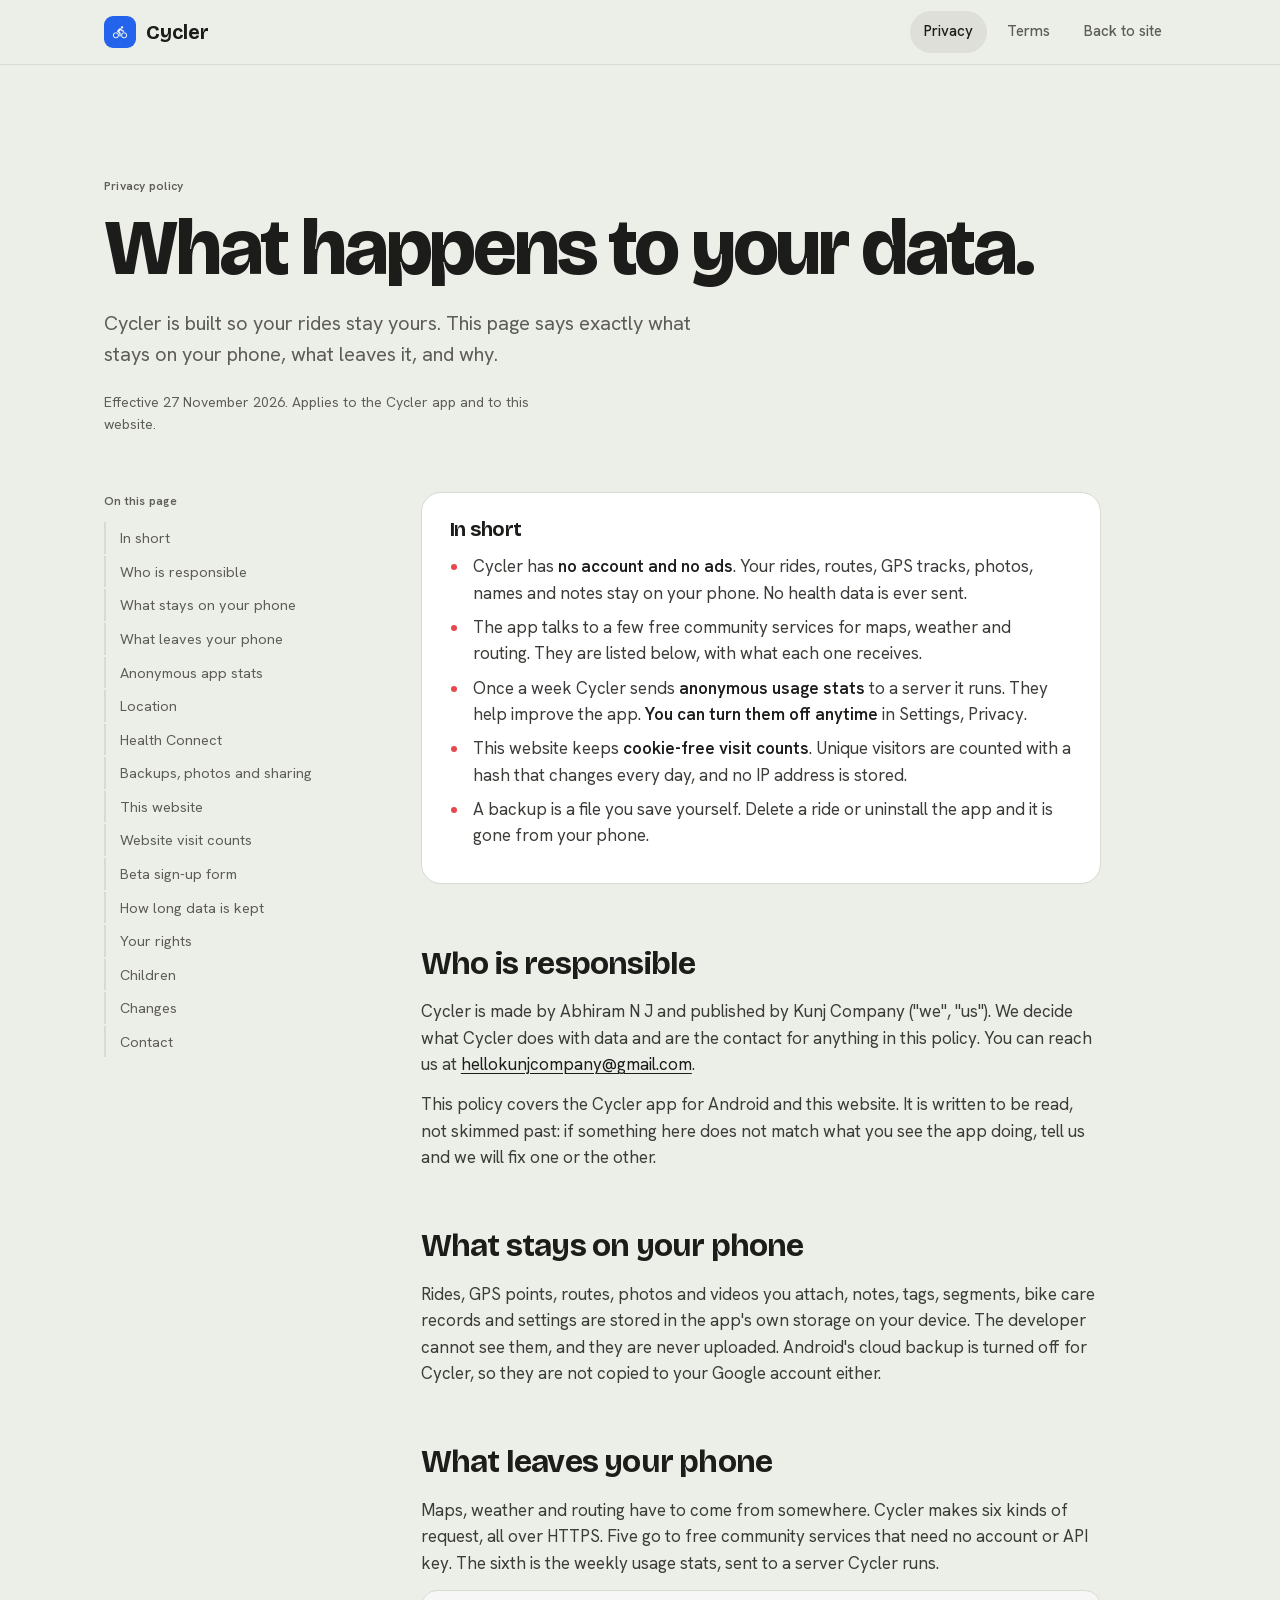
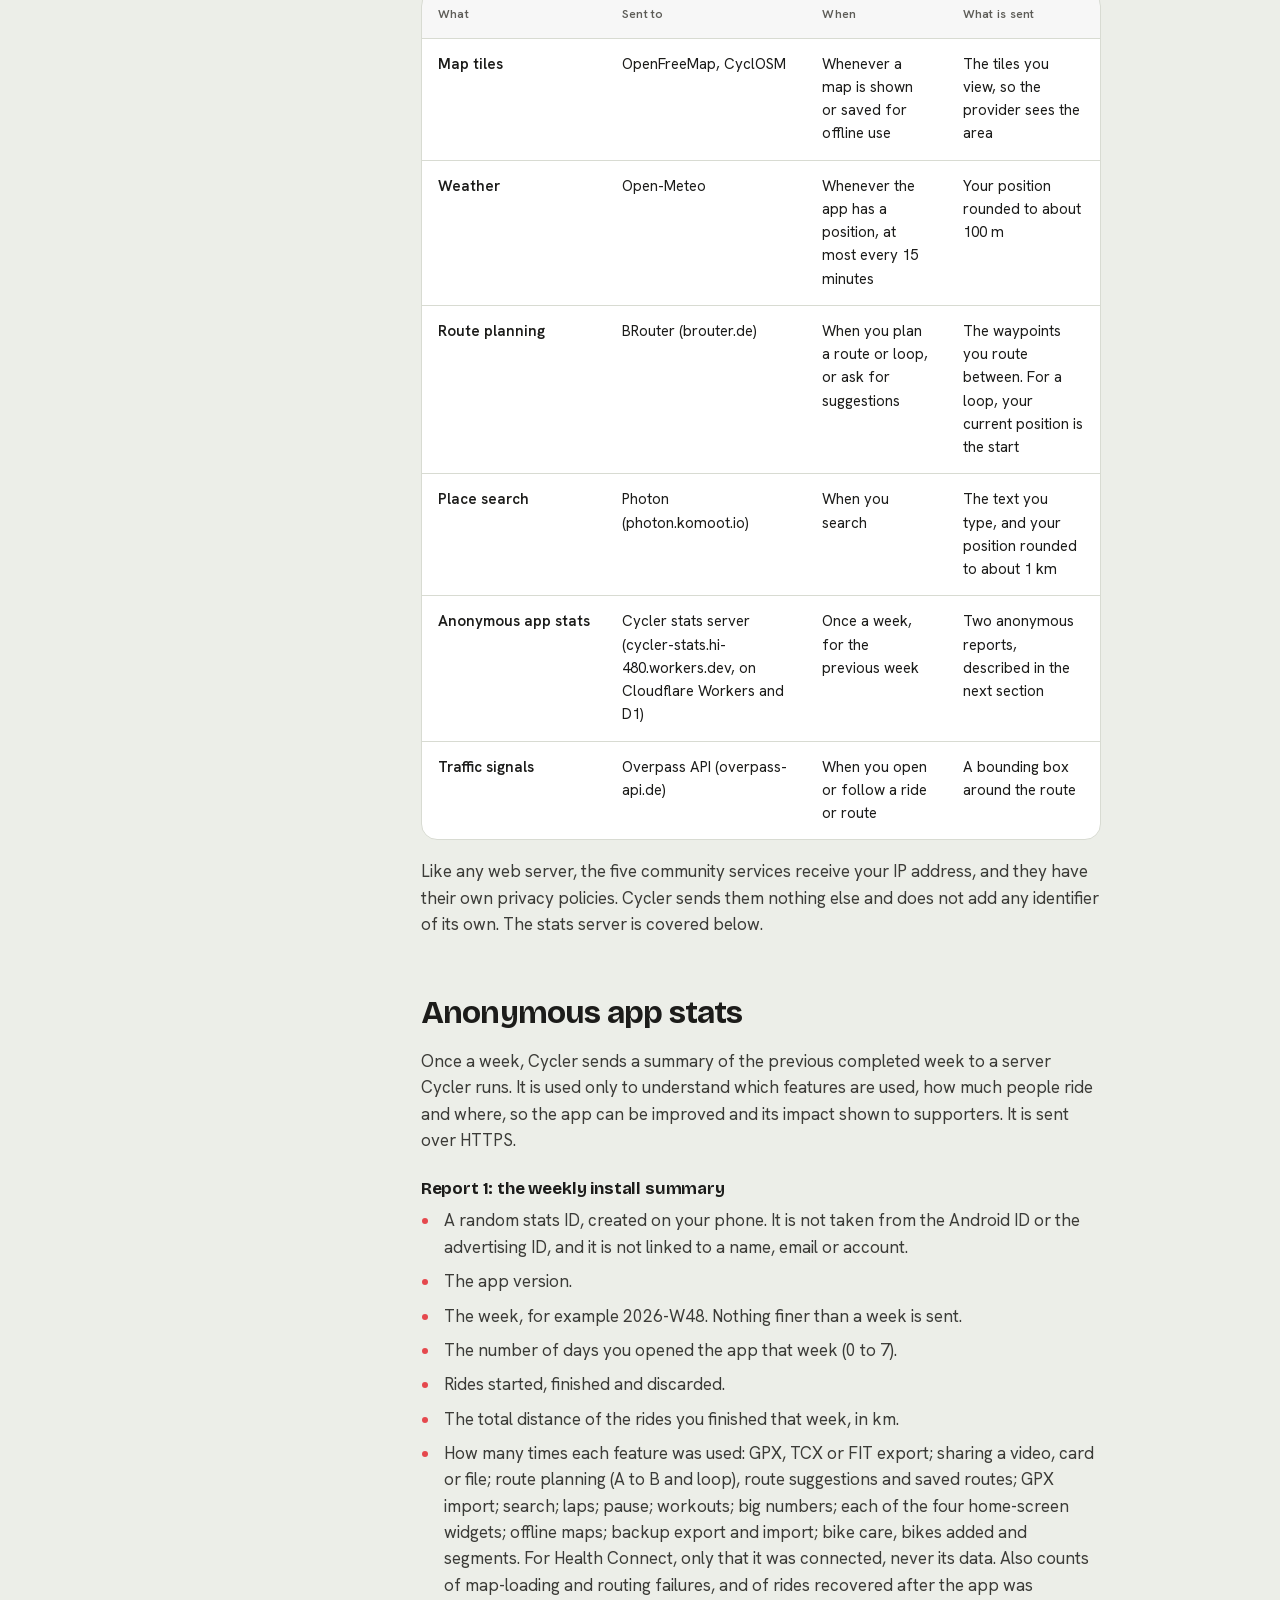
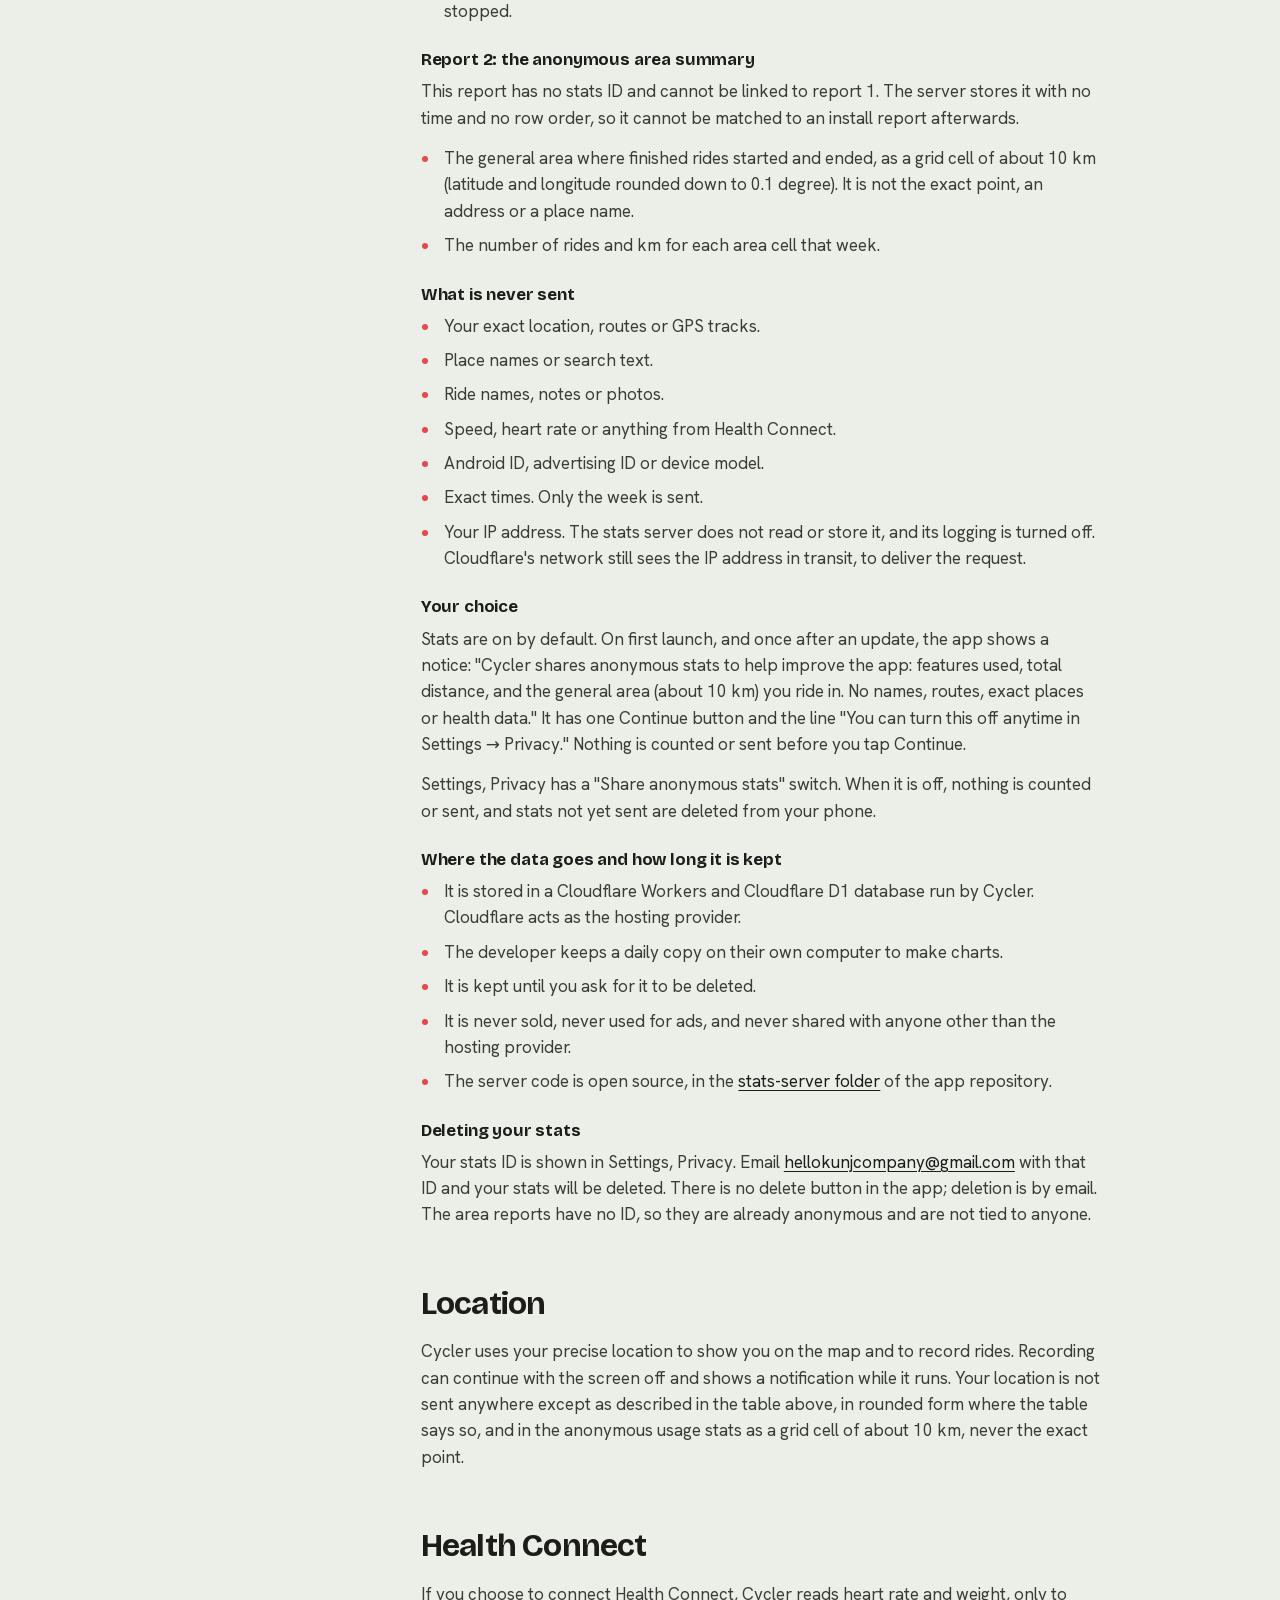
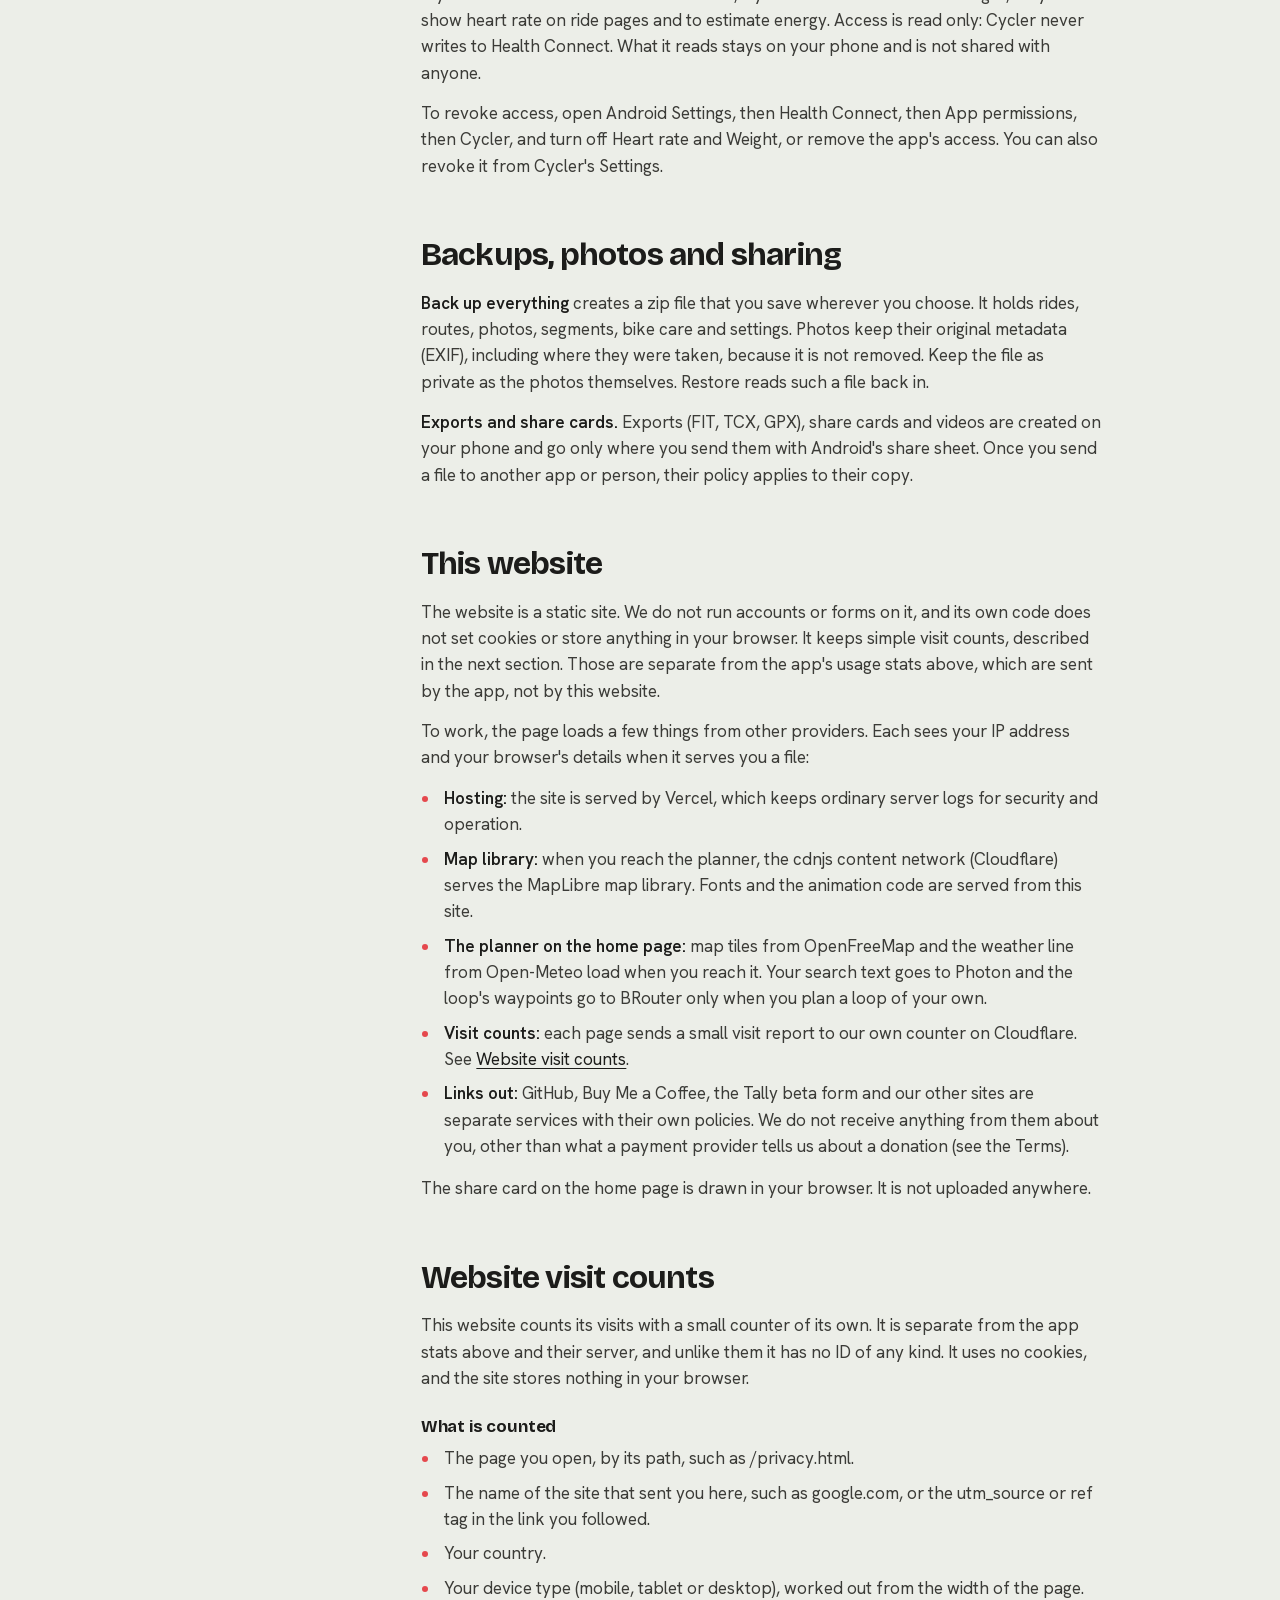
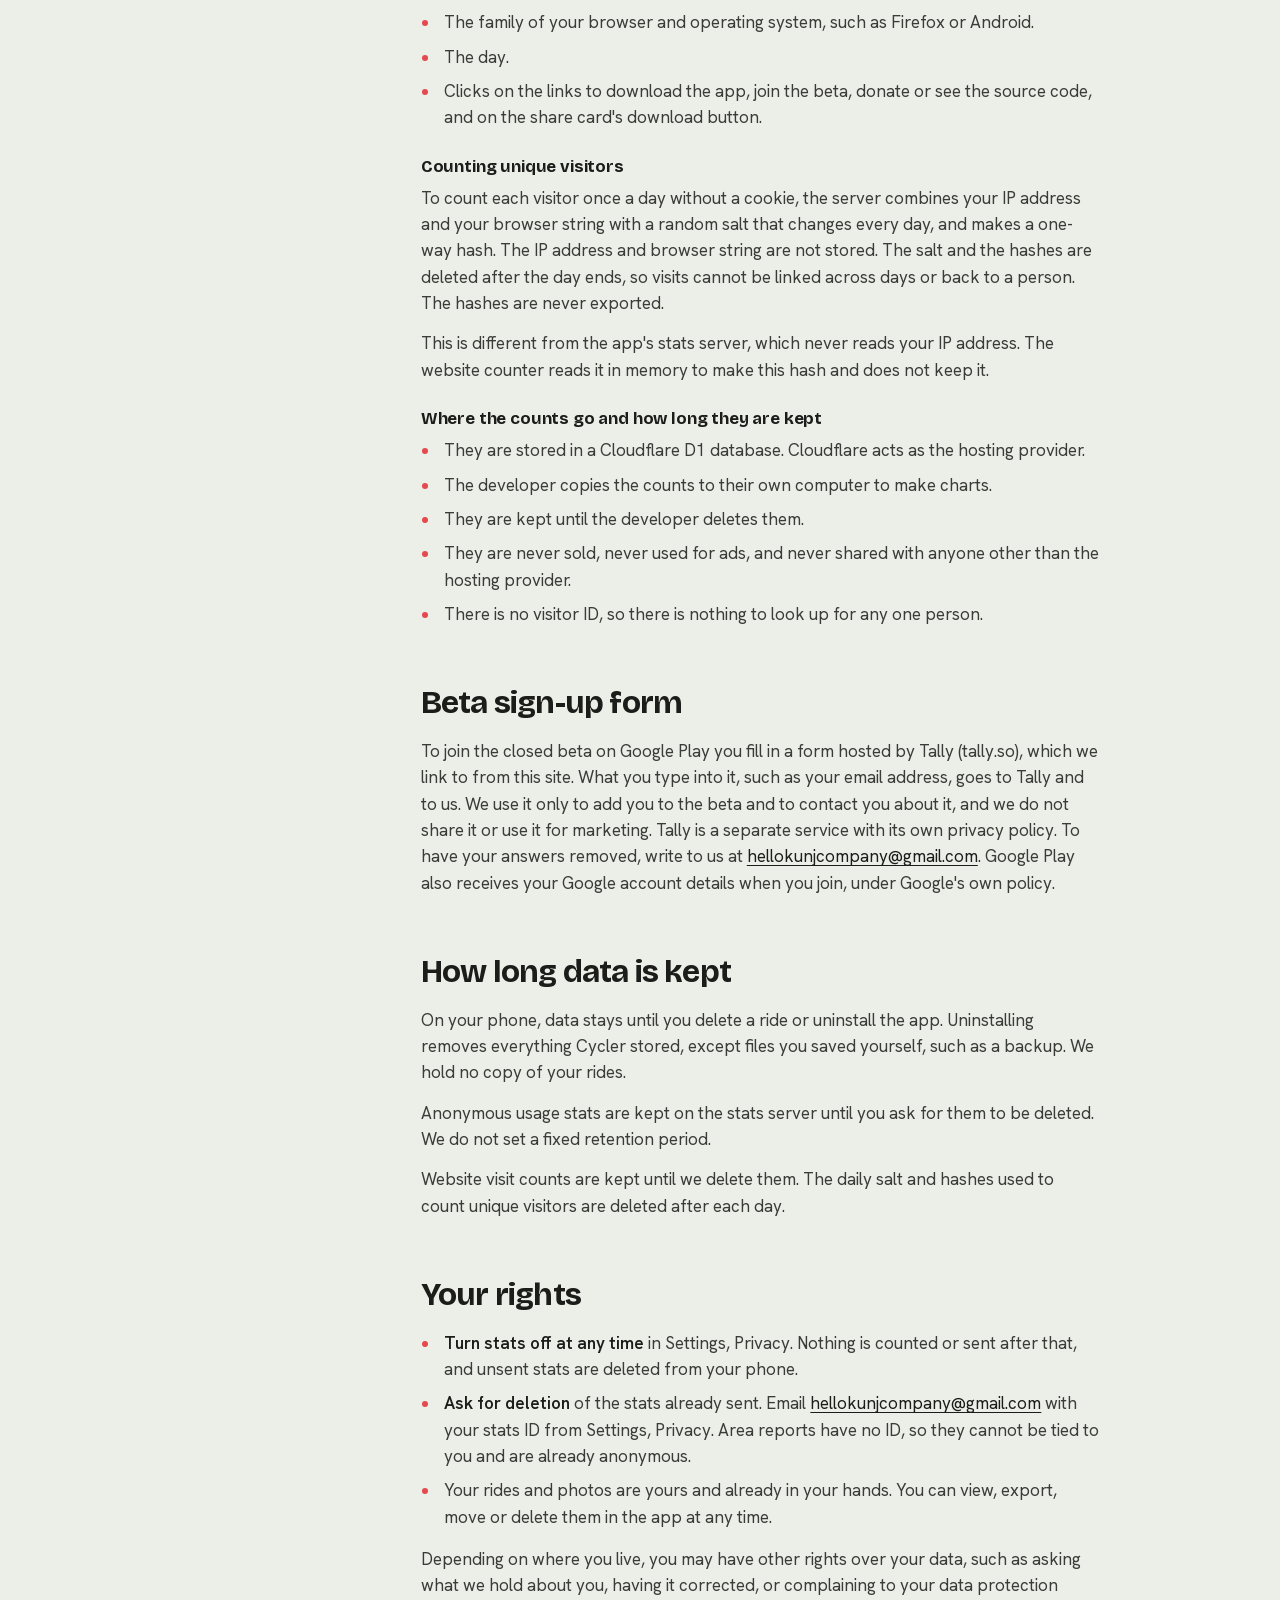
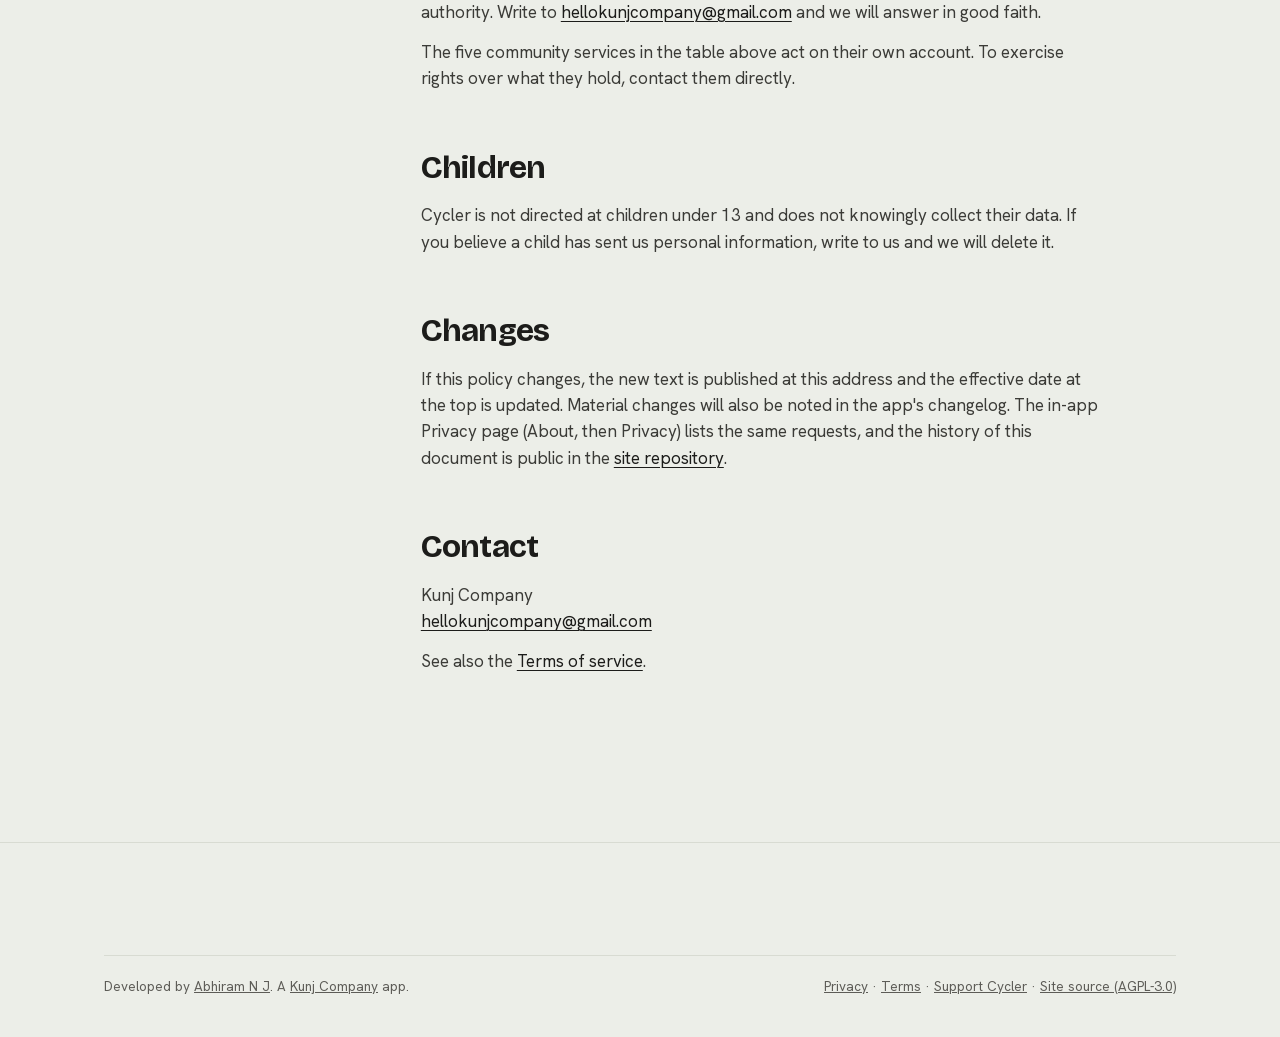
<file: privacy.html>
<!DOCTYPE html>
<html lang="en">
<head>
<meta charset="utf-8">
<meta name="viewport" content="width=device-width, initial-scale=1">
<title>Privacy policy | Cycler</title>
<meta name="description" content="What Cycler does with your data: rides stay on your phone, no account, no ads, a short list of map and weather requests, and anonymous weekly usage stats you can turn off.">
<link rel="canonical" href="https://cycler.kunj.company/privacy.html">
<meta name="robots" content="index, follow">
<meta name="author" content="Abhiram N J">
<meta name="color-scheme" content="light">
<meta name="theme-color" content="#ECEEE8">
<meta property="og:type" content="article">
<meta property="og:site_name" content="Cycler">
<meta property="og:locale" content="en_IN">
<meta property="og:title" content="Privacy policy | Cycler">
<meta property="og:description" content="What Cycler does with your data: rides stay on your phone, no account, no ads, a short list of map and weather requests, and anonymous weekly usage stats you can turn off.">
<meta property="og:url" content="https://cycler.kunj.company/privacy.html">
<meta property="og:image" content="https://cycler.kunj.company/img/og.jpg">
<meta property="og:image:width" content="1200">
<meta property="og:image:height" content="630">
<meta name="twitter:card" content="summary_large_image">
<meta name="twitter:title" content="Privacy policy | Cycler">
<meta name="twitter:description" content="What Cycler does with your data: rides stay on your phone, no account, no ads, a short list of map and weather requests, and anonymous weekly usage stats you can turn off.">
<meta name="twitter:image" content="https://cycler.kunj.company/img/og.jpg">
<script type="application/ld+json">
{"@context":"https://schema.org","@type":"WebPage","name":"Privacy policy | Cycler","url":"https://cycler.kunj.company/privacy.html","description":"What Cycler does with your data: rides stay on your phone, no account, no ads, a short list of map and weather requests, and anonymous weekly usage stats you can turn off.","inLanguage":"en","datePublished":"2026-11-26","dateModified":"2026-11-27","isPartOf":{"@type":"WebSite","name":"Cycler","url":"https://cycler.kunj.company/"},"publisher":{"@type":"Organization","name":"Kunj Company","url":"https://kunj.company"},"breadcrumb":{"@type":"BreadcrumbList","itemListElement":[{"@type":"ListItem","position":1,"name":"Cycler","item":"https://cycler.kunj.company/"},{"@type":"ListItem","position":2,"name":"Privacy policy | Cycler","item":"https://cycler.kunj.company/privacy.html"}]}}
</script>
<link rel="icon" type="image/png" sizes="32x32" href="img/favicon-32.png">
<link rel="apple-touch-icon" href="img/apple-touch-icon.png">
<link rel="preload" href="fonts/bricolage-grotesque-latin.woff2" as="font" type="font/woff2" crossorigin>
<link rel="preload" href="fonts/hanken-grotesk-latin.woff2" as="font" type="font/woff2" crossorigin>
<link rel="stylesheet" href="css/fonts.css">
<link rel="stylesheet" href="css/styles.css">
<link rel="stylesheet" href="css/legal.css">
<script defer src="js/stats.js"></script>
</head>
<body class="legal">
<a class="skip" href="#main">Skip to content</a>
<header class="lg-bar">
  <div class="wrap">
    <a class="brand home" href="./" aria-label="Cycler, home"><img src="img/logo.webp" alt="" width="32" height="32"><span>Cycler</span></a>
    <nav aria-label="Legal">
      <a href="privacy.html" aria-current="page">Privacy</a>
      <a href="terms.html">Terms</a>
      <a class="back" href="./">Back to site</a>
    </nav>
  </div>
</header>
<main id="main">
  <div class="wrap">
    <div class="lg-head">
      <p class="label">Privacy policy</p>
      <h1 style="margin-top:14px">What happens to your data.</h1>
      <p class="lede">Cycler is built so your rides stay yours. This page says exactly what stays on your phone, what leaves it, and why.</p>
      <p class="meta">Effective 27 November 2026. Applies to the Cycler app and to this website.</p>
    </div>
    <div class="lg-grid">
      <nav class="lg-toc" aria-label="On this page"><p class="label">On this page</p><a href="#summary">In short</a><a href="#who">Who is responsible</a><a href="#phone">What stays on your phone</a><a href="#network">What leaves your phone</a><a href="#stats">Anonymous app stats</a><a href="#location">Location</a><a href="#health">Health Connect</a><a href="#backups">Backups, photos and sharing</a><a href="#website">This website</a><a href="#webstats">Website visit counts</a><a href="#beta">Beta sign-up form</a><a href="#keep">How long data is kept</a><a href="#rights">Your rights</a><a href="#children">Children</a><a href="#changes">Changes</a><a href="#contact">Contact</a></nav>
      <div class="lg-body">

<div class="lg-summary" id="summary">
  <h2>In short</h2>
  <ul>
    <li>Cycler has <strong>no account and no ads</strong>. Your rides, routes, GPS tracks, photos, names and notes stay on your phone. No health data is ever sent.</li>
    <li>The app talks to a few free community services for maps, weather and routing. They are listed below, with what each one receives.</li>
    <li>Once a week Cycler sends <strong>anonymous usage stats</strong> to a server it runs. They help improve the app. <strong>You can turn them off anytime</strong> in Settings, Privacy.</li>
    <li>This website keeps <strong>cookie-free visit counts</strong>. Unique visitors are counted with a hash that changes every day, and no IP address is stored.</li>
    <li>A backup is a file you save yourself. Delete a ride or uninstall the app and it is gone from your phone.</li>
  </ul>
</div>

<section id="who">
  <h2>Who is responsible</h2>
  <p>Cycler is made by Abhiram N J and published by Kunj Company ("we", "us"). We decide what Cycler does with data and are the contact for anything in this policy. You can reach us at <a href="mailto:hellokunjcompany@gmail.com">hellokunjcompany@gmail.com</a>.</p>
  <p>This policy covers the Cycler app for Android and this website. It is written to be read, not skimmed past: if something here does not match what you see the app doing, tell us and we will fix one or the other.</p>
</section>

<section id="phone">
  <h2>What stays on your phone</h2>
  <p>Rides, GPS points, routes, photos and videos you attach, notes, tags, segments, bike care records and settings are stored in the app's own storage on your device. The developer cannot see them, and they are never uploaded. Android's cloud backup is turned off for Cycler, so they are not copied to your Google account either.</p>
</section>

<section id="network">
  <h2>What leaves your phone</h2>
  <p>Maps, weather and routing have to come from somewhere. Cycler makes six kinds of request, all over HTTPS. Five go to free community services that need no account or API key. The sixth is the weekly usage stats, sent to a server Cycler runs.</p>
  <table class="lg-table">
    <thead><tr><th>What</th><th>Sent to</th><th>When</th><th>What is sent</th></tr></thead>
    <tbody>
      <tr><td data-label="What">Map tiles</td><td data-label="Sent to">OpenFreeMap, CyclOSM</td><td data-label="When">Whenever a map is shown or saved for offline use</td><td data-label="What is sent">The tiles you view, so the provider sees the area</td></tr>
      <tr><td data-label="What">Weather</td><td data-label="Sent to">Open-Meteo</td><td data-label="When">Whenever the app has a position, at most every 15 minutes</td><td data-label="What is sent">Your position rounded to about 100 m</td></tr>
      <tr><td data-label="What">Route planning</td><td data-label="Sent to">BRouter (brouter.de)</td><td data-label="When">When you plan a route or loop, or ask for suggestions</td><td data-label="What is sent">The waypoints you route between. For a loop, your current position is the start</td></tr>
      <tr><td data-label="What">Place search</td><td data-label="Sent to">Photon (photon.komoot.io)</td><td data-label="When">When you search</td><td data-label="What is sent">The text you type, and your position rounded to about 1 km</td></tr>
      <tr><td data-label="What">Anonymous app stats</td><td data-label="Sent to">Cycler stats server (cycler-stats.hi-480.workers.dev, on Cloudflare Workers and D1)</td><td data-label="When">Once a week, for the previous week</td><td data-label="What is sent">Two anonymous reports, described in the next section</td></tr>
      <tr><td data-label="What">Traffic signals</td><td data-label="Sent to">Overpass API (overpass-api.de)</td><td data-label="When">When you open or follow a ride or route</td><td data-label="What is sent">A bounding box around the route</td></tr>
    </tbody>
  </table>
  <p>Like any web server, the five community services receive your IP address, and they have their own privacy policies. Cycler sends them nothing else and does not add any identifier of its own. The stats server is covered below.</p>
</section>

<section id="stats">
  <h2>Anonymous app stats</h2>
  <p>Once a week, Cycler sends a summary of the previous completed week to a server Cycler runs. It is used only to understand which features are used, how much people ride and where, so the app can be improved and its impact shown to supporters. It is sent over HTTPS.</p>

  <h3>Report 1: the weekly install summary</h3>
  <ul>
    <li>A random stats ID, created on your phone. It is not taken from the Android ID or the advertising ID, and it is not linked to a name, email or account.</li>
    <li>The app version.</li>
    <li>The week, for example 2026-W48. Nothing finer than a week is sent.</li>
    <li>The number of days you opened the app that week (0 to 7).</li>
    <li>Rides started, finished and discarded.</li>
    <li>The total distance of the rides you finished that week, in km.</li>
    <li>How many times each feature was used: GPX, TCX or FIT export; sharing a video, card or file; route planning (A to B and loop), route suggestions and saved routes; GPX import; search; laps; pause; workouts; big numbers; each of the four home-screen widgets; offline maps; backup export and import; bike care, bikes added and segments. For Health Connect, only that it was connected, never its data. Also counts of map-loading and routing failures, and of rides recovered after the app was stopped.</li>
  </ul>

  <h3>Report 2: the anonymous area summary</h3>
  <p>This report has no stats ID and cannot be linked to report 1. The server stores it with no time and no row order, so it cannot be matched to an install report afterwards.</p>
  <ul>
    <li>The general area where finished rides started and ended, as a grid cell of about 10 km (latitude and longitude rounded down to 0.1 degree). It is not the exact point, an address or a place name.</li>
    <li>The number of rides and km for each area cell that week.</li>
  </ul>

  <h3>What is never sent</h3>
  <ul>
    <li>Your exact location, routes or GPS tracks.</li>
    <li>Place names or search text.</li>
    <li>Ride names, notes or photos.</li>
    <li>Speed, heart rate or anything from Health Connect.</li>
    <li>Android ID, advertising ID or device model.</li>
    <li>Exact times. Only the week is sent.</li>
    <li>Your IP address. The stats server does not read or store it, and its logging is turned off. Cloudflare's network still sees the IP address in transit, to deliver the request.</li>
  </ul>

  <h3>Your choice</h3>
  <p>Stats are on by default. On first launch, and once after an update, the app shows a notice: "Cycler shares anonymous stats to help improve the app: features used, total distance, and the general area (about 10 km) you ride in. No names, routes, exact places or health data." It has one Continue button and the line "You can turn this off anytime in Settings → Privacy." Nothing is counted or sent before you tap Continue.</p>
  <p>Settings, Privacy has a "Share anonymous stats" switch. When it is off, nothing is counted or sent, and stats not yet sent are deleted from your phone.</p>

  <h3>Where the data goes and how long it is kept</h3>
  <ul>
    <li>It is stored in a Cloudflare Workers and Cloudflare D1 database run by Cycler. Cloudflare acts as the hosting provider.</li>
    <li>The developer keeps a daily copy on their own computer to make charts.</li>
    <li>It is kept until you ask for it to be deleted.</li>
    <li>It is never sold, never used for ads, and never shared with anyone other than the hosting provider.</li>
    <li>The server code is open source, in the <a href="https://github.com/Kunj-Company/cycler/tree/main/stats-server">stats-server folder</a> of the app repository.</li>
  </ul>

  <h3>Deleting your stats</h3>
  <p>Your stats ID is shown in Settings, Privacy. Email <a href="mailto:hellokunjcompany@gmail.com">hellokunjcompany@gmail.com</a> with that ID and your stats will be deleted. There is no delete button in the app; deletion is by email. The area reports have no ID, so they are already anonymous and are not tied to anyone.</p>
</section>

<section id="location">
  <h2>Location</h2>
  <p>Cycler uses your precise location to show you on the map and to record rides. Recording can continue with the screen off and shows a notification while it runs. Your location is not sent anywhere except as described in the table above, in rounded form where the table says so, and in the anonymous usage stats as a grid cell of about 10 km, never the exact point.</p>
</section>

<section id="health">
  <h2>Health Connect</h2>
  <p>If you choose to connect Health Connect, Cycler reads heart rate and weight, only to show heart rate on ride pages and to estimate energy. Access is read only: Cycler never writes to Health Connect. What it reads stays on your phone and is not shared with anyone.</p>
  <p>To revoke access, open Android Settings, then Health Connect, then App permissions, then Cycler, and turn off Heart rate and Weight, or remove the app's access. You can also revoke it from Cycler's Settings.</p>
</section>

<section id="backups">
  <h2>Backups, photos and sharing</h2>
  <p><strong>Back up everything</strong> creates a zip file that you save wherever you choose. It holds rides, routes, photos, segments, bike care and settings. Photos keep their original metadata (EXIF), including where they were taken, because it is not removed. Keep the file as private as the photos themselves. Restore reads such a file back in.</p>
  <p><strong>Exports and share cards.</strong> Exports (FIT, TCX, GPX), share cards and videos are created on your phone and go only where you send them with Android's share sheet. Once you send a file to another app or person, their policy applies to their copy.</p>
</section>

<section id="website">
  <h2>This website</h2>
  <p>The website is a static site. We do not run accounts or forms on it, and its own code does not set cookies or store anything in your browser. It keeps simple visit counts, described in the next section. Those are separate from the app's usage stats above, which are sent by the app, not by this website.</p>
  <p>To work, the page loads a few things from other providers. Each sees your IP address and your browser's details when it serves you a file:</p>
  <ul>
    <li><strong>Hosting:</strong> the site is served by Vercel, which keeps ordinary server logs for security and operation.</li>
    <li><strong>Map library:</strong> when you reach the planner, the cdnjs content network (Cloudflare) serves the MapLibre map library. Fonts and the animation code are served from this site.</li>
    <li><strong>The planner on the home page:</strong> map tiles from OpenFreeMap and the weather line from Open-Meteo load when you reach it. Your search text goes to Photon and the loop's waypoints go to BRouter only when you plan a loop of your own.</li>
    <li><strong>Visit counts:</strong> each page sends a small visit report to our own counter on Cloudflare. See <a href="#webstats">Website visit counts</a>.</li>
    <li><strong>Links out:</strong> GitHub, Buy Me a Coffee, the Tally beta form and our other sites are separate services with their own policies. We do not receive anything from them about you, other than what a payment provider tells us about a donation (see the Terms).</li>
  </ul>
  <p>The share card on the home page is drawn in your browser. It is not uploaded anywhere.</p>
</section>

<section id="webstats">
  <h2>Website visit counts</h2>
  <p>This website counts its visits with a small counter of its own. It is separate from the app stats above and their server, and unlike them it has no ID of any kind. It uses no cookies, and the site stores nothing in your browser.</p>

  <h3>What is counted</h3>
  <ul>
    <li>The page you open, by its path, such as /privacy.html.</li>
    <li>The name of the site that sent you here, such as google.com, or the utm_source or ref tag in the link you followed.</li>
    <li>Your country.</li>
    <li>Your device type (mobile, tablet or desktop), worked out from the width of the page.</li>
    <li>The family of your browser and operating system, such as Firefox or Android.</li>
    <li>The day.</li>
    <li>Clicks on the links to download the app, join the beta, donate or see the source code, and on the share card's download button.</li>
  </ul>

  <h3>Counting unique visitors</h3>
  <p>To count each visitor once a day without a cookie, the server combines your IP address and your browser string with a random salt that changes every day, and makes a one-way hash. The IP address and browser string are not stored. The salt and the hashes are deleted after the day ends, so visits cannot be linked across days or back to a person. The hashes are never exported.</p>
  <p>This is different from the app's stats server, which never reads your IP address. The website counter reads it in memory to make this hash and does not keep it.</p>

  <h3>Where the counts go and how long they are kept</h3>
  <ul>
    <li>They are stored in a Cloudflare D1 database. Cloudflare acts as the hosting provider.</li>
    <li>The developer copies the counts to their own computer to make charts.</li>
    <li>They are kept until the developer deletes them.</li>
    <li>They are never sold, never used for ads, and never shared with anyone other than the hosting provider.</li>
    <li>There is no visitor ID, so there is nothing to look up for any one person.</li>
  </ul>
</section>

<section id="beta">
  <h2>Beta sign-up form</h2>
  <p>To join the closed beta on Google Play you fill in a form hosted by Tally (tally.so), which we link to from this site. What you type into it, such as your email address, goes to Tally and to us. We use it only to add you to the beta and to contact you about it, and we do not share it or use it for marketing. Tally is a separate service with its own privacy policy. To have your answers removed, write to us at <a href="mailto:hellokunjcompany@gmail.com">hellokunjcompany@gmail.com</a>. Google Play also receives your Google account details when you join, under Google's own policy.</p>
</section>

<section id="keep">
  <h2>How long data is kept</h2>
  <p>On your phone, data stays until you delete a ride or uninstall the app. Uninstalling removes everything Cycler stored, except files you saved yourself, such as a backup. We hold no copy of your rides.</p>
  <p>Anonymous usage stats are kept on the stats server until you ask for them to be deleted. We do not set a fixed retention period.</p>
  <p>Website visit counts are kept until we delete them. The daily salt and hashes used to count unique visitors are deleted after each day.</p>
</section>

<section id="rights">
  <h2>Your rights</h2>
  <ul>
    <li><strong>Turn stats off at any time</strong> in Settings, Privacy. Nothing is counted or sent after that, and unsent stats are deleted from your phone.</li>
    <li><strong>Ask for deletion</strong> of the stats already sent. Email <a href="mailto:hellokunjcompany@gmail.com">hellokunjcompany@gmail.com</a> with your stats ID from Settings, Privacy. Area reports have no ID, so they cannot be tied to you and are already anonymous.</li>
    <li>Your rides and photos are yours and already in your hands. You can view, export, move or delete them in the app at any time.</li>
  </ul>
  <p>Depending on where you live, you may have other rights over your data, such as asking what we hold about you, having it corrected, or complaining to your data protection authority. Write to <a href="mailto:hellokunjcompany@gmail.com">hellokunjcompany@gmail.com</a> and we will answer in good faith.</p>
  <p>The five community services in the table above act on their own account. To exercise rights over what they hold, contact them directly.</p>
</section>

<section id="children">
  <h2>Children</h2>
  <p>Cycler is not directed at children under 13 and does not knowingly collect their data. If you believe a child has sent us personal information, write to us and we will delete it.</p>
</section>

<section id="changes">
  <h2>Changes</h2>
  <p>If this policy changes, the new text is published at this address and the effective date at the top is updated. Material changes will also be noted in the app's changelog. The in-app Privacy page (About, then Privacy) lists the same requests, and the history of this document is public in the <a href="https://github.com/Kunj-Company/cycler-landing-page">site repository</a>.</p>
</section>

<section id="contact">
  <h2>Contact</h2>
  <p>Kunj Company<br><a href="mailto:hellokunjcompany@gmail.com">hellokunjcompany@gmail.com</a></p>
  <p>See also the <a href="terms.html">Terms of service</a>.</p>
</section>
      </div>
    </div>
  </div>
</main>
<footer>
  <div class="wrap">
    <div class="foot-base">
      <span>Developed by <a href="https://abhiramnj.com" rel="author">Abhiram N J</a>. A <a href="https://kunj.company">Kunj Company</a> app.</span>
      <span><a href="privacy.html">Privacy</a> · <a href="terms.html">Terms</a> · <a href="./#donate">Support Cycler</a> · <a href="https://github.com/Kunj-Company/cycler-landing-page">Site source (AGPL-3.0)</a></span>
    </div>
  </div>
</footer>
</body>
</html>
</file>
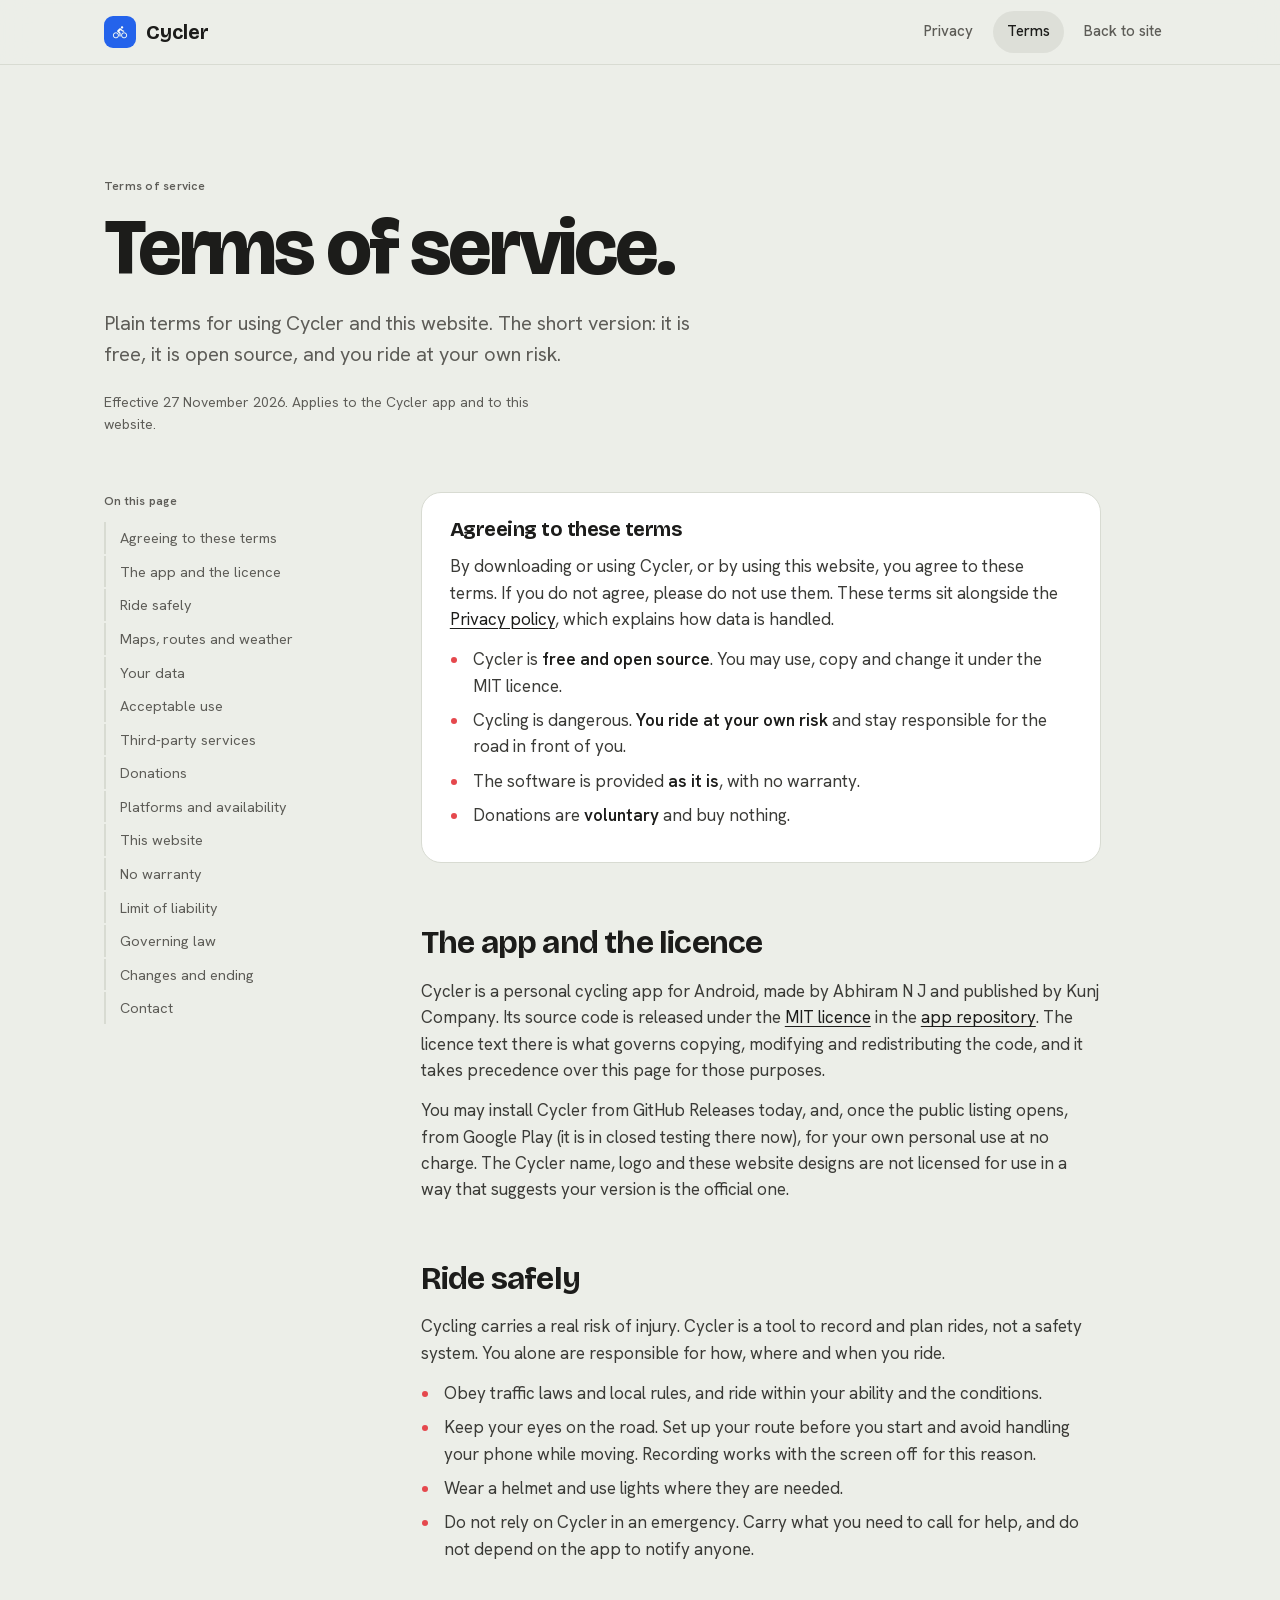
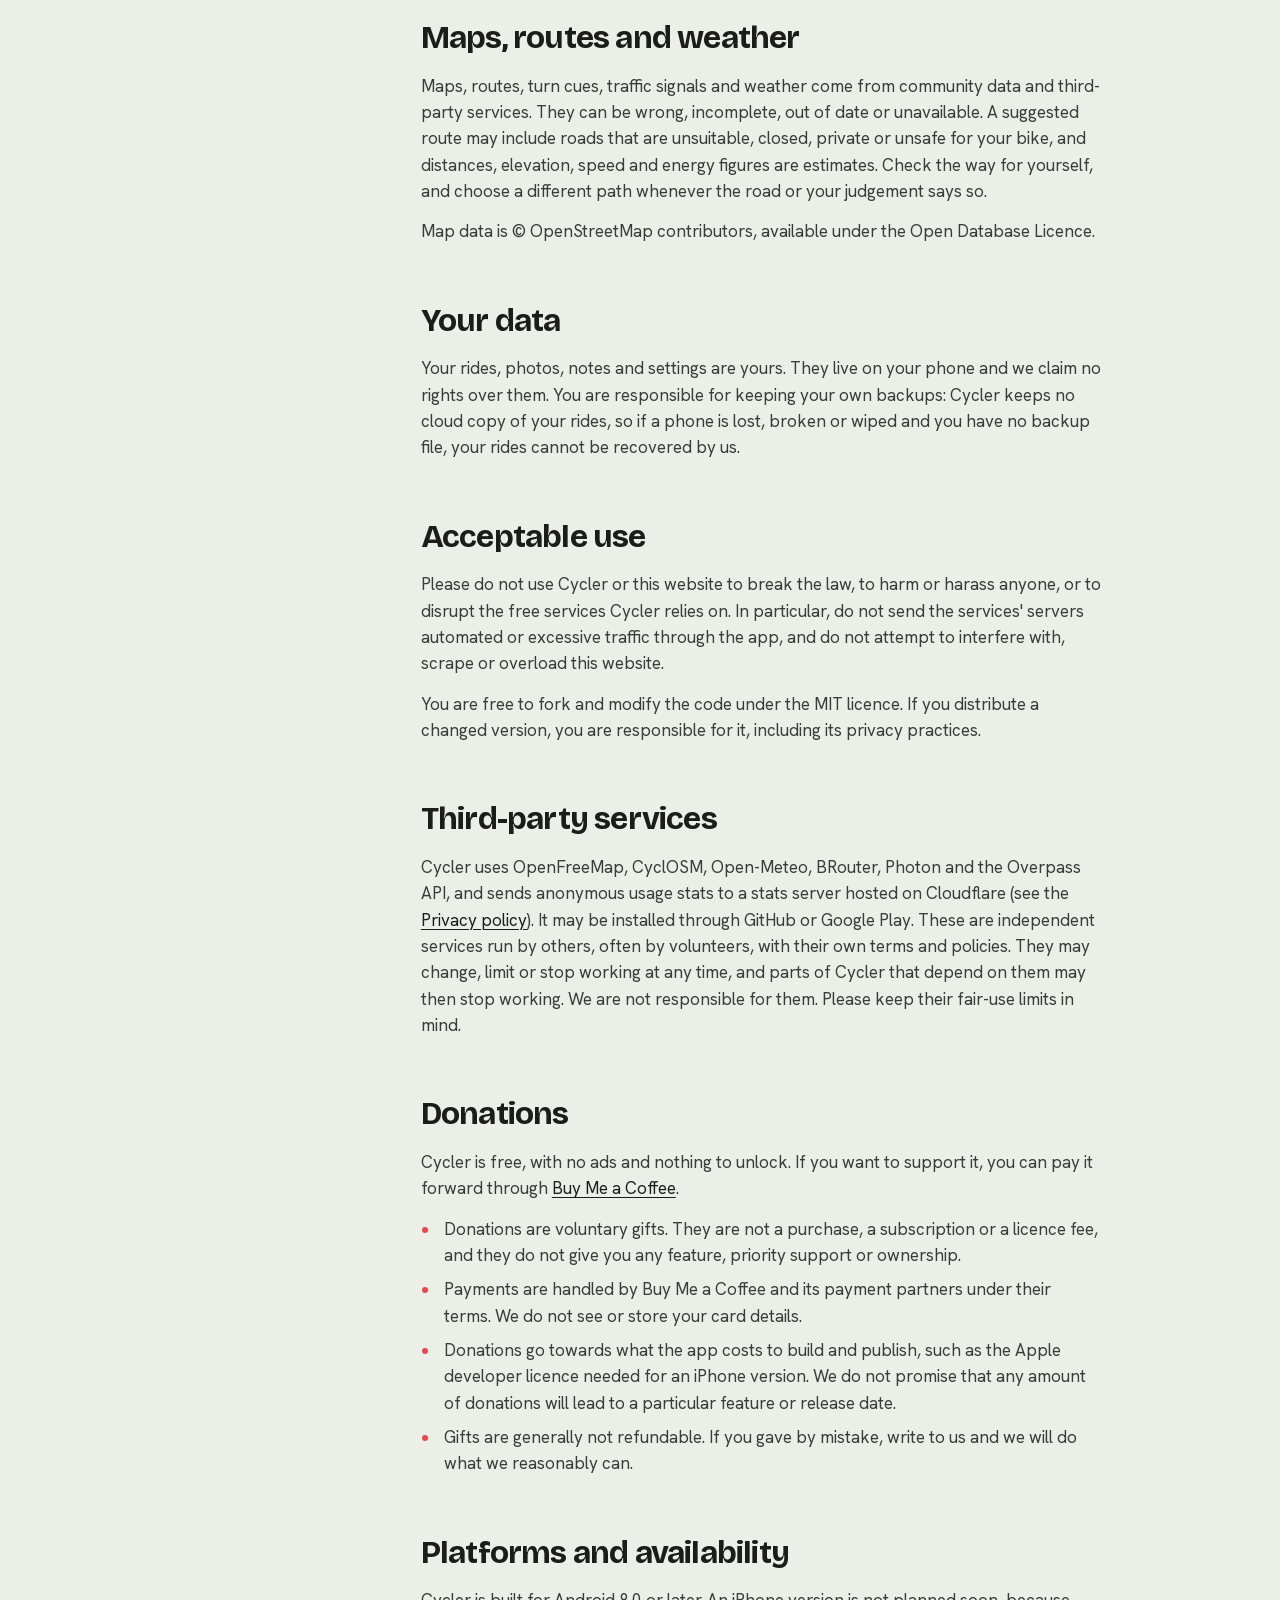
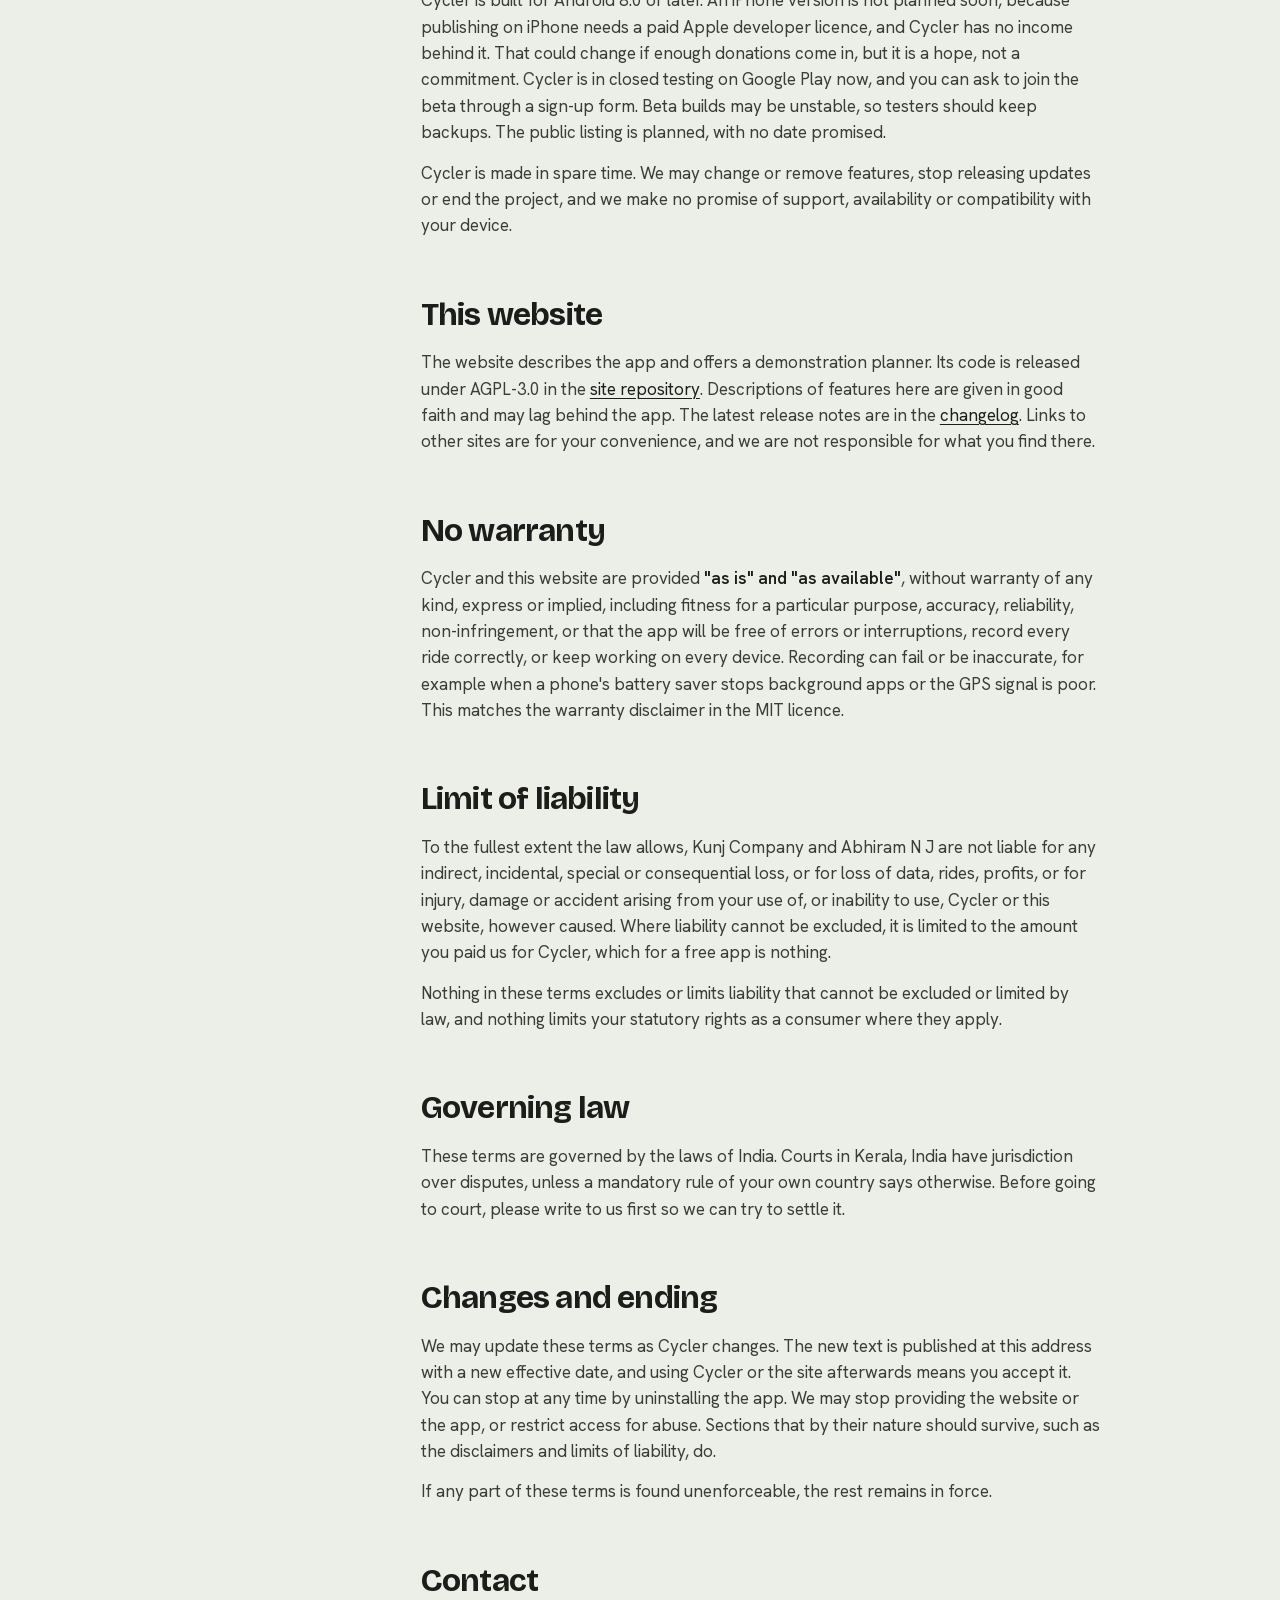
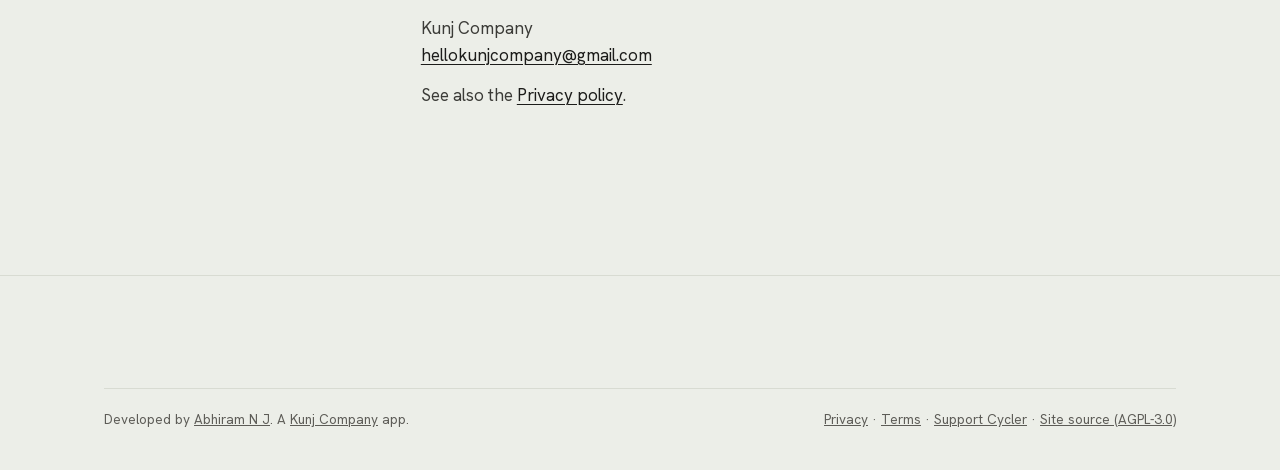
<file: terms.html>
<!DOCTYPE html>
<html lang="en">
<head>
<meta charset="utf-8">
<meta name="viewport" content="width=device-width, initial-scale=1">
<title>Terms of service | Cycler</title>
<meta name="description" content="The terms for using the Cycler app and website: free and open source, ride at your own risk, no warranty, and donations are voluntary.">
<link rel="canonical" href="https://cycler.kunj.company/terms.html">
<meta name="robots" content="index, follow">
<meta name="author" content="Abhiram N J">
<meta name="color-scheme" content="light">
<meta name="theme-color" content="#ECEEE8">
<meta property="og:type" content="article">
<meta property="og:site_name" content="Cycler">
<meta property="og:locale" content="en_IN">
<meta property="og:title" content="Terms of service | Cycler">
<meta property="og:description" content="The terms for using the Cycler app and website: free and open source, ride at your own risk, no warranty, and donations are voluntary.">
<meta property="og:url" content="https://cycler.kunj.company/terms.html">
<meta property="og:image" content="https://cycler.kunj.company/img/og.jpg">
<meta property="og:image:width" content="1200">
<meta property="og:image:height" content="630">
<meta name="twitter:card" content="summary_large_image">
<meta name="twitter:title" content="Terms of service | Cycler">
<meta name="twitter:description" content="The terms for using the Cycler app and website: free and open source, ride at your own risk, no warranty, and donations are voluntary.">
<meta name="twitter:image" content="https://cycler.kunj.company/img/og.jpg">
<script type="application/ld+json">
{"@context":"https://schema.org","@type":"WebPage","name":"Terms of service | Cycler","url":"https://cycler.kunj.company/terms.html","description":"The terms for using the Cycler app and website: free and open source, ride at your own risk, no warranty, and donations are voluntary.","inLanguage":"en","datePublished":"2026-11-26","dateModified":"2026-11-27","isPartOf":{"@type":"WebSite","name":"Cycler","url":"https://cycler.kunj.company/"},"publisher":{"@type":"Organization","name":"Kunj Company","url":"https://kunj.company"},"breadcrumb":{"@type":"BreadcrumbList","itemListElement":[{"@type":"ListItem","position":1,"name":"Cycler","item":"https://cycler.kunj.company/"},{"@type":"ListItem","position":2,"name":"Terms of service | Cycler","item":"https://cycler.kunj.company/terms.html"}]}}
</script>
<link rel="icon" type="image/png" sizes="32x32" href="img/favicon-32.png">
<link rel="apple-touch-icon" href="img/apple-touch-icon.png">
<link rel="preload" href="fonts/bricolage-grotesque-latin.woff2" as="font" type="font/woff2" crossorigin>
<link rel="preload" href="fonts/hanken-grotesk-latin.woff2" as="font" type="font/woff2" crossorigin>
<link rel="stylesheet" href="css/fonts.css">
<link rel="stylesheet" href="css/styles.css">
<link rel="stylesheet" href="css/legal.css">
<script defer src="js/stats.js"></script>
</head>
<body class="legal">
<a class="skip" href="#main">Skip to content</a>
<header class="lg-bar">
  <div class="wrap">
    <a class="brand home" href="./" aria-label="Cycler, home"><img src="img/logo.webp" alt="" width="32" height="32"><span>Cycler</span></a>
    <nav aria-label="Legal">
      <a href="privacy.html">Privacy</a>
      <a href="terms.html" aria-current="page">Terms</a>
      <a class="back" href="./">Back to site</a>
    </nav>
  </div>
</header>
<main id="main">
  <div class="wrap">
    <div class="lg-head">
      <p class="label">Terms of service</p>
      <h1 style="margin-top:14px">Terms of service.</h1>
      <p class="lede">Plain terms for using Cycler and this website. The short version: it is free, it is open source, and you ride at your own risk.</p>
      <p class="meta">Effective 27 November 2026. Applies to the Cycler app and to this website.</p>
    </div>
    <div class="lg-grid">
      <nav class="lg-toc" aria-label="On this page"><p class="label">On this page</p><a href="#agree">Agreeing to these terms</a><a href="#app">The app and the licence</a><a href="#safety">Ride safely</a><a href="#maps">Maps, routes and weather</a><a href="#yours">Your data</a><a href="#use">Acceptable use</a><a href="#thirdparty">Third-party services</a><a href="#donations">Donations</a><a href="#ios">Platforms and availability</a><a href="#website">This website</a><a href="#warranty">No warranty</a><a href="#liability">Limit of liability</a><a href="#law">Governing law</a><a href="#changes">Changes and ending</a><a href="#contact">Contact</a></nav>
      <div class="lg-body">

<div class="lg-summary" id="agree">
  <h2>Agreeing to these terms</h2>
  <p>By downloading or using Cycler, or by using this website, you agree to these terms. If you do not agree, please do not use them. These terms sit alongside the <a href="privacy.html">Privacy policy</a>, which explains how data is handled.</p>
  <ul>
    <li>Cycler is <strong>free and open source</strong>. You may use, copy and change it under the MIT licence.</li>
    <li>Cycling is dangerous. <strong>You ride at your own risk</strong> and stay responsible for the road in front of you.</li>
    <li>The software is provided <strong>as it is</strong>, with no warranty.</li>
    <li>Donations are <strong>voluntary</strong> and buy nothing.</li>
  </ul>
</div>

<section id="app">
  <h2>The app and the licence</h2>
  <p>Cycler is a personal cycling app for Android, made by Abhiram N J and published by Kunj Company. Its source code is released under the <a href="https://opensource.org/license/mit">MIT licence</a> in the <a href="https://github.com/Kunj-Company/cycler">app repository</a>. The licence text there is what governs copying, modifying and redistributing the code, and it takes precedence over this page for those purposes.</p>
  <p>You may install Cycler from GitHub Releases today, and, once the public listing opens, from Google Play (it is in closed testing there now), for your own personal use at no charge. The Cycler name, logo and these website designs are not licensed for use in a way that suggests your version is the official one.</p>
</section>

<section id="safety">
  <h2>Ride safely</h2>
  <p>Cycling carries a real risk of injury. Cycler is a tool to record and plan rides, not a safety system. You alone are responsible for how, where and when you ride.</p>
  <ul>
    <li>Obey traffic laws and local rules, and ride within your ability and the conditions.</li>
    <li>Keep your eyes on the road. Set up your route before you start and avoid handling your phone while moving. Recording works with the screen off for this reason.</li>
    <li>Wear a helmet and use lights where they are needed.</li>
    <li>Do not rely on Cycler in an emergency. Carry what you need to call for help, and do not depend on the app to notify anyone.</li>
  </ul>
</section>

<section id="maps">
  <h2>Maps, routes and weather</h2>
  <p>Maps, routes, turn cues, traffic signals and weather come from community data and third-party services. They can be wrong, incomplete, out of date or unavailable. A suggested route may include roads that are unsuitable, closed, private or unsafe for your bike, and distances, elevation, speed and energy figures are estimates. Check the way for yourself, and choose a different path whenever the road or your judgement says so.</p>
  <p>Map data is © OpenStreetMap contributors, available under the Open Database Licence.</p>
</section>

<section id="yours">
  <h2>Your data</h2>
  <p>Your rides, photos, notes and settings are yours. They live on your phone and we claim no rights over them. You are responsible for keeping your own backups: Cycler keeps no cloud copy of your rides, so if a phone is lost, broken or wiped and you have no backup file, your rides cannot be recovered by us.</p>
</section>

<section id="use">
  <h2>Acceptable use</h2>
  <p>Please do not use Cycler or this website to break the law, to harm or harass anyone, or to disrupt the free services Cycler relies on. In particular, do not send the services' servers automated or excessive traffic through the app, and do not attempt to interfere with, scrape or overload this website.</p>
  <p>You are free to fork and modify the code under the MIT licence. If you distribute a changed version, you are responsible for it, including its privacy practices.</p>
</section>

<section id="thirdparty">
  <h2>Third-party services</h2>
  <p>Cycler uses OpenFreeMap, CyclOSM, Open-Meteo, BRouter, Photon and the Overpass API, and sends anonymous usage stats to a stats server hosted on Cloudflare (see the <a href="privacy.html#stats">Privacy policy</a>). It may be installed through GitHub or Google Play. These are independent services run by others, often by volunteers, with their own terms and policies. They may change, limit or stop working at any time, and parts of Cycler that depend on them may then stop working. We are not responsible for them. Please keep their fair-use limits in mind.</p>
</section>

<section id="donations">
  <h2>Donations</h2>
  <p>Cycler is free, with no ads and nothing to unlock. If you want to support it, you can pay it forward through <a href="https://buymeacoffee.com/abhiramnj" rel="noopener">Buy Me a Coffee</a>.</p>
  <ul>
    <li>Donations are voluntary gifts. They are not a purchase, a subscription or a licence fee, and they do not give you any feature, priority support or ownership.</li>
    <li>Payments are handled by Buy Me a Coffee and its payment partners under their terms. We do not see or store your card details.</li>
    <li>Donations go towards what the app costs to build and publish, such as the Apple developer licence needed for an iPhone version. We do not promise that any amount of donations will lead to a particular feature or release date.</li>
    <li>Gifts are generally not refundable. If you gave by mistake, write to us and we will do what we reasonably can.</li>
  </ul>
</section>

<section id="ios">
  <h2>Platforms and availability</h2>
  <p>Cycler is built for Android 8.0 or later. An iPhone version is not planned soon, because publishing on iPhone needs a paid Apple developer licence, and Cycler has no income behind it. That could change if enough donations come in, but it is a hope, not a commitment. Cycler is in closed testing on Google Play now, and you can ask to join the beta through a sign-up form. Beta builds may be unstable, so testers should keep backups. The public listing is planned, with no date promised.</p>
  <p>Cycler is made in spare time. We may change or remove features, stop releasing updates or end the project, and we make no promise of support, availability or compatibility with your device.</p>
</section>

<section id="website">
  <h2>This website</h2>
  <p>The website describes the app and offers a demonstration planner. Its code is released under AGPL-3.0 in the <a href="https://github.com/Kunj-Company/cycler-landing-page">site repository</a>. Descriptions of features here are given in good faith and may lag behind the app. The latest release notes are in the <a href="https://github.com/Kunj-Company/cycler/blob/main/CHANGELOG.md">changelog</a>. Links to other sites are for your convenience, and we are not responsible for what you find there.</p>
</section>

<section id="warranty">
  <h2>No warranty</h2>
  <p>Cycler and this website are provided <strong>"as is" and "as available"</strong>, without warranty of any kind, express or implied, including fitness for a particular purpose, accuracy, reliability, non-infringement, or that the app will be free of errors or interruptions, record every ride correctly, or keep working on every device. Recording can fail or be inaccurate, for example when a phone's battery saver stops background apps or the GPS signal is poor. This matches the warranty disclaimer in the MIT licence.</p>
</section>

<section id="liability">
  <h2>Limit of liability</h2>
  <p>To the fullest extent the law allows, Kunj Company and Abhiram N J are not liable for any indirect, incidental, special or consequential loss, or for loss of data, rides, profits, or for injury, damage or accident arising from your use of, or inability to use, Cycler or this website, however caused. Where liability cannot be excluded, it is limited to the amount you paid us for Cycler, which for a free app is nothing.</p>
  <p>Nothing in these terms excludes or limits liability that cannot be excluded or limited by law, and nothing limits your statutory rights as a consumer where they apply.</p>
</section>

<section id="law">
  <h2>Governing law</h2>
  <p>These terms are governed by the laws of India. Courts in Kerala, India have jurisdiction over disputes, unless a mandatory rule of your own country says otherwise. Before going to court, please write to us first so we can try to settle it.</p>
</section>

<section id="changes">
  <h2>Changes and ending</h2>
  <p>We may update these terms as Cycler changes. The new text is published at this address with a new effective date, and using Cycler or the site afterwards means you accept it. You can stop at any time by uninstalling the app. We may stop providing the website or the app, or restrict access for abuse. Sections that by their nature should survive, such as the disclaimers and limits of liability, do.</p>
  <p>If any part of these terms is found unenforceable, the rest remains in force.</p>
</section>

<section id="contact">
  <h2>Contact</h2>
  <p>Kunj Company<br><a href="mailto:hellokunjcompany@gmail.com">hellokunjcompany@gmail.com</a></p>
  <p>See also the <a href="privacy.html">Privacy policy</a>.</p>
</section>
      </div>
    </div>
  </div>
</main>
<footer>
  <div class="wrap">
    <div class="foot-base">
      <span>Developed by <a href="https://abhiramnj.com" rel="author">Abhiram N J</a>. A <a href="https://kunj.company">Kunj Company</a> app.</span>
      <span><a href="privacy.html">Privacy</a> · <a href="terms.html">Terms</a> · <a href="./#donate">Support Cycler</a> · <a href="https://github.com/Kunj-Company/cycler-landing-page">Site source (AGPL-3.0)</a></span>
    </div>
  </div>
</footer>
</body>
</html>
</file>
<file: css/fonts.css>
/* Self-hosted from Google Fonts (SIL Open Font License 1.1): Bricolage Grotesque and Hanken Grotesk,
   variable, latin and latin-ext subsets only. Served from this site, so visitors never contact Google. */
@font-face {
  font-family: 'Bricolage Grotesque';
  font-style: normal;
  font-weight: 400 800;
  font-stretch: 100%;
  font-display: swap;
  src: url(../fonts/bricolage-grotesque-latin-ext.woff2) format('woff2');
  unicode-range: U+0100-02BA, U+02BD-02C5, U+02C7-02CC, U+02CE-02D7, U+02DD-02FF, U+0304, U+0308, U+0329, U+1D00-1DBF, U+1E00-1E9F, U+1EF2-1EFF, U+2020, U+20A0-20AB, U+20AD-20C4, U+2113, U+2C60-2C7F, U+A720-A7FF;
}
@font-face {
  font-family: 'Bricolage Grotesque';
  font-style: normal;
  font-weight: 400 800;
  font-stretch: 100%;
  font-display: swap;
  src: url(../fonts/bricolage-grotesque-latin.woff2) format('woff2');
  unicode-range: U+0000-00FF, U+0131, U+0152-0153, U+02BB-02BC, U+02C6, U+02DA, U+02DC, U+0304, U+0308, U+0329, U+2000-206F, U+20AC, U+2122, U+2191, U+2193, U+2212, U+2215, U+FEFF, U+FFFD;
}
@font-face {
  font-family: 'Hanken Grotesk';
  font-style: normal;
  font-weight: 400 700;
  font-display: swap;
  src: url(../fonts/hanken-grotesk-latin-ext.woff2) format('woff2');
  unicode-range: U+0100-02BA, U+02BD-02C5, U+02C7-02CC, U+02CE-02D7, U+02DD-02FF, U+0304, U+0308, U+0329, U+1D00-1DBF, U+1E00-1E9F, U+1EF2-1EFF, U+2020, U+20A0-20AB, U+20AD-20C4, U+2113, U+2C60-2C7F, U+A720-A7FF;
}
@font-face {
  font-family: 'Hanken Grotesk';
  font-style: normal;
  font-weight: 400 700;
  font-display: swap;
  src: url(../fonts/hanken-grotesk-latin.woff2) format('woff2');
  unicode-range: U+0000-00FF, U+0131, U+0152-0153, U+02BB-02BC, U+02C6, U+02DA, U+02DC, U+0304, U+0308, U+0329, U+2000-206F, U+20AC, U+2122, U+2191, U+2193, U+2212, U+2215, U+FEFF, U+FFFD;
}
</file>
<file: css/styles.css>
/* Cycler landing page
   Copyright (C) 2026 Abhiram N J
   Licensed under the GNU Affero General Public License v3.0. See LICENSE. */
/* Layout idea: the page is one morning loop. A planned blue line runs down the
   ride; scrolling records it in red, the way the app's follow-a-route screen does.
   Chapters hang off the line at kilometre stones. One visual world: a map by day. */
:root{
  color-scheme: light;
  --paper:#ECEEE8;      /* map land */
  --road:#FFFFFF;       /* map roads, cards */
  --ink:#1C1C1A;
  --muted:#5D5C57;
  --plan:#2563EB;       /* planned route, selection */
  --rec:#E5484D;        /* recorded track */
  --stone:#F4C20D;      /* kilometre stone cap */
  --night:#111214;
  --hair:#D8DBD2;
  --park:#DCE5D2;
  --water:#CFE0EA;
  --display:"Bricolage Grotesque","Arial Narrow",system-ui,sans-serif;
  --body:"Hanken Grotesk",system-ui,-apple-system,"Segoe UI",sans-serif;
  --lane:110px;
  --wrap:1120px;
}
*{box-sizing:border-box}
[hidden]{display:none!important}
html{scroll-behavior:smooth}
/* ScrollTrigger measures by jumping the scroll position; smooth scrolling breaks that */
html.gs{scroll-behavior:auto}
/* reveal animations start off to the side; without this a phone widens its layout to fit them and the fixed top bar runs off screen */
html{overflow-x:clip}
body{margin:0;background:var(--paper);color:var(--ink);font-family:var(--body);font-size:17px;line-height:1.55;-webkit-font-smoothing:antialiased;overflow-x:clip}
img{max-width:100%;height:auto;display:block}
a{color:inherit}
h1,h2,h3{font-family:var(--display);font-weight:700;letter-spacing:-.025em;line-height:1.02;margin:0;text-wrap:balance}
h1{font-size:clamp(2.9rem,8.4vw,6.6rem);font-weight:800;letter-spacing:-.04em;line-height:.93}
h2{font-size:clamp(2rem,4.6vw,3.5rem)}
h3{font-size:1.25rem;letter-spacing:-.01em;line-height:1.2}
p{margin:0;max-width:58ch}
.num{font-variant-numeric:tabular-nums;font-feature-settings:"tnum"}
.wrap{max-width:var(--wrap);margin:0 auto;padding:0 24px}
:focus-visible{outline:3px solid var(--plan);outline-offset:3px;border-radius:6px}
.visually-hidden{position:absolute;width:1px;height:1px;overflow:hidden;clip-path:inset(50%)}

/* buttons, in the app's manner: ink primary, hairline secondary */
.btn{display:inline-flex;align-items:center;gap:10px;font:600 16px/1 var(--body);padding:16px 22px;border-radius:14px;border:1.5px solid var(--ink);background:var(--ink);color:#fff;text-decoration:none;cursor:pointer}
.btn.ghost{background:var(--road);color:var(--ink);border-color:var(--hair)}
.btn:hover{background:#000}
.btn.ghost:hover{background:#fff;border-color:var(--ink)}
.chip{font:500 14px/1 var(--body);padding:9px 14px;border-radius:999px;border:1.5px solid var(--hair);background:var(--road);color:var(--ink);cursor:pointer}
.chip[aria-pressed="true"],.chip[aria-checked="true"]{background:var(--ink);border-color:var(--ink);color:#fff}
.card{background:var(--road);border:1px solid var(--hair);border-radius:20px}
.label{font-size:12px;font-weight:600;color:var(--muted);letter-spacing:.02em}

.skip{position:absolute;left:12px;top:-70px;z-index:50;background:var(--ink);color:#fff;padding:12px 16px;border-radius:10px;font-weight:600;text-decoration:none}
.skip:focus{top:12px}

/* ---------- top bar ----------
   Open and wide over the hero. Once you scroll it gathers into a floating glass pill that
   turns dark over night sections, marks the section you are in, and records your progress
   down the page as a red line over a blue one. */
.top{position:fixed;inset:14px 0 auto 0;z-index:30;display:flex;justify-content:center;padding:0 14px;pointer-events:none}
.navbar{pointer-events:auto;position:relative;isolation:isolate;display:flex;align-items:center;justify-content:space-between;gap:10px;width:100%;max-width:calc(var(--wrap) - 28px);padding:7px 7px 7px 12px;border-radius:999px;color:var(--ink);transition:max-width .7s cubic-bezier(.2,.8,.2,1),color .6s}
.navbar::before{content:"";position:absolute;inset:0;z-index:-1;border-radius:inherit;background:rgba(255,255,255,.64);border:1px solid rgba(255,255,255,.8);box-shadow:0 16px 44px -16px rgba(28,28,26,.34),inset 0 1px 0 rgba(255,255,255,.9);opacity:0;transition:opacity .4s,background-color .6s,border-color .6s,box-shadow .6s}
.top.stuck .navbar{max-width:700px}
.top.stuck .navbar::before,.top.open .navbar::before{opacity:1;-webkit-backdrop-filter:blur(18px) saturate(1.7);backdrop-filter:blur(18px) saturate(1.7)}
.top.dark .navbar{color:#EDEDEB}
.top.dark .navbar::before{background:rgba(28,29,33,.6);border-color:rgba(255,255,255,.13);box-shadow:0 16px 44px -16px rgba(0,0,0,.7),inset 0 1px 0 rgba(255,255,255,.1)}
.brand{display:flex;align-items:center;gap:10px;font:700 20px/1 var(--display);text-decoration:none}
.brand img{width:32px;height:32px;border-radius:9px;transition:transform .5s cubic-bezier(.3,1.6,.4,1)}
.brand:hover img{transform:rotate(-14deg) scale(1.08)}
.links{position:relative;display:flex;align-items:center;gap:2px}
.links a{position:relative;z-index:1;font-weight:500;font-size:15px;line-height:1;text-decoration:none;padding:11px 14px;border-radius:999px;opacity:.72;transition:opacity .2s}
.links a:hover,.links a[aria-current]{opacity:1}
.ind{position:absolute;left:0;top:0;height:100%;width:40px;border-radius:999px;background:rgba(28,28,26,.09);opacity:0;transition:transform .5s cubic-bezier(.2,.9,.2,1),width .5s cubic-bezier(.2,.9,.2,1),opacity .25s,background-color .35s}
.top.dark .ind{background:rgba(255,255,255,.14)}
.top-end{display:flex;align-items:center;gap:6px}
.get{position:relative;overflow:hidden;display:inline-flex;align-items:center;gap:8px;font:600 15px/1 var(--body);padding:12px 16px 12px 18px;border-radius:999px;background:var(--ink);color:#fff;text-decoration:none;transition:background-color .35s,color .35s,transform .3s cubic-bezier(.3,1.6,.4,1)}
.get::after{content:"";position:absolute;top:0;bottom:0;left:-60%;width:45%;background:linear-gradient(100deg,transparent,rgba(255,255,255,.34),transparent);transform:skewX(-18deg)}
.get:hover{transform:scale(1.04)}
.get:hover::after{left:130%;transition:left .7s ease}
.get svg{transition:transform .35s cubic-bezier(.3,1.6,.4,1)}
.get:hover svg{transform:translateY(3px)}
.top.dark .get{background:#EDEDEB;color:var(--night)}
.top.dark .get::after{background:linear-gradient(100deg,transparent,rgba(17,18,20,.16),transparent)}
.prog{position:absolute;left:30px;right:30px;bottom:0;height:2px;border-radius:2px;background:rgba(37,99,235,.28);overflow:hidden;opacity:0;transition:opacity .4s}
.top.stuck .prog{opacity:1}
.prog i{display:block;height:100%;background:var(--rec);transform-origin:0 50%;transform:scaleX(0)}
.menu{display:none;position:relative;width:42px;height:42px;border-radius:50%;border:0;background:rgba(28,28,26,.08);color:inherit;cursor:pointer}
.top.dark .menu{background:rgba(255,255,255,.14)}
.menu i{position:absolute;left:13px;right:13px;height:2px;border-radius:2px;background:currentColor;transition:transform .35s cubic-bezier(.2,.9,.2,1)}
.menu i:first-child{top:17px}.menu i:last-child{top:23px}
.top.open .menu i:first-child{transform:translateY(3px) rotate(45deg)}
.top.open .menu i:last-child{transform:translateY(-3px) rotate(-45deg)}
@media(max-width:720px){
  .menu{display:block}
  .ind{display:none}
  .links{position:absolute;left:0;right:0;top:calc(100% + 8px);flex-direction:column;align-items:stretch;gap:0;padding:8px;border-radius:22px;background:rgba(255,255,255,.9);border:1px solid rgba(255,255,255,.8);box-shadow:0 20px 50px -18px rgba(28,28,26,.4);-webkit-backdrop-filter:blur(18px);backdrop-filter:blur(18px);opacity:0;visibility:hidden;transform:translateY(-10px) scale(.97);transform-origin:50% 0;transition:opacity .25s,transform .35s cubic-bezier(.2,.9,.2,1),visibility 0s .35s}
  .top.dark .links{background:rgba(28,29,33,.92);border-color:rgba(255,255,255,.13)}
  .top.open .links{opacity:1;visibility:visible;transform:none;transition-delay:0s}
  .links a{font-size:17px;padding:15px 16px;border-radius:14px;opacity:1}
  .links a[aria-current]{background:rgba(127,127,127,.16)}
}
@media(prefers-reduced-motion:reduce){.navbar,.navbar::before,.ind,.get,.get::after,.links,.menu i{transition:none}}

/* ---------- hero ----------
   A phone recording the loop over a full-height map. On load an iris opens from the recording
   dot; on scroll the phone turns its screen off and the night spreads out from behind it. */
.hero{position:relative;z-index:1;overflow:hidden;background:var(--night);box-shadow:0 1px 0 var(--night)} /* the shadow closes a subpixel seam above the planner */
.hero-stage{position:relative;display:flex;align-items:center;min-height:100vh;min-height:100svh;background:var(--paper);overflow:hidden}
.hero-bg{position:absolute;inset:-4%}
.hero-bg canvas{position:absolute;inset:0;width:100%;height:100%}
/* day to night in two soft layers: dusk is a feathered pool of dark that grows out from the
   phone, night is the whole stage fading to dark under it. Neither has a hard edge */
.hero-dusk{position:absolute;left:50%;top:50%;width:40vmax;height:40vmax;margin:-20vmax;border-radius:50%;background:radial-gradient(closest-side,rgb(17,18,20) 0,rgb(17,18,20) 38%,rgba(17,18,20,.72) 58%,rgba(17,18,20,.3) 78%,rgba(17,18,20,0) 100%);transform:scale(0);pointer-events:none}
.hero-night{position:absolute;inset:0;background:var(--night);opacity:0;pointer-events:none}
.hero-in{position:relative;width:100%;display:grid;grid-template-columns:minmax(0,1.2fr) minmax(0,.8fr);gap:24px;align-items:center;padding-top:104px;padding-bottom:64px}
.hero-copy{position:relative;z-index:2;display:flex;flex-direction:column;gap:28px;align-items:flex-start}
.hero h1{font-size:clamp(2.9rem,min(8.4vw,12.5vh),6.6rem);font-kerning:none}
.hero-sub{display:flex;flex-direction:column;gap:22px;align-items:flex-start}
.hero-sub p{font-size:1.2rem;max-width:44ch;margin:0;background:rgba(236,238,232,.82);box-shadow:0 0 0 8px rgba(236,238,232,.82);border-radius:4px}
.hero-cta{display:flex;flex-wrap:wrap;gap:12px}
.hero-sub .hero-note{font-size:14.5px;color:var(--muted);max-width:none;margin-top:-6px}
.hero-facts{display:flex;flex-wrap:wrap;gap:8px;list-style:none;margin:0;padding:0}
.hero-facts li{font-size:14px;font-weight:500;background:var(--road);border:1px solid var(--hair);border-radius:999px;padding:7px 12px}

/* headline: words sit in masks, letters rise out of them; the last word is underlined like a recorded track */
.w{display:inline-block;overflow:hidden;vertical-align:top;padding:0 .06em .16em;margin:0 -.06em -.16em}
.w>span{display:inline-block;will-change:transform}
.hw,.hl{position:relative;display:inline-block}
.hw .w{padding-top:.08em;margin-top:-.08em}
.c{display:inline-block}
.hl-u{position:absolute;left:-1%;bottom:-.1em;width:102%;height:.2em;overflow:visible;pointer-events:none}
.hl-u path{fill:none;stroke:var(--rec);stroke-width:6;stroke-linecap:round;stroke-dasharray:1;stroke-dashoffset:0}

/* the phone. Everything inside is sized in em, so it scales with --ph */
.hero-device{position:relative;display:grid;place-items:center;perspective:1500px;--ph:clamp(420px,calc(100svh - 220px),600px);font-size:calc(var(--ph)/37.5)}
.rig-ptr{position:relative;transform-style:preserve-3d}
.phone-rig{position:relative;height:var(--ph);width:calc(var(--ph)*.49);transform-style:preserve-3d;transform:rotateY(-18deg) rotateX(7deg) rotate(3deg)}
html.gs .phone-rig{transform:none}
.phone{position:absolute;inset:0;border-radius:2.7em;background:var(--ink);box-shadow:inset 0 0 0 .1em #45453F,inset 0 0 0 .22em #0C0C0B,-1.4em 2.8em 4.6em -1.2em rgba(28,28,26,.5),-.3em .7em 1.3em rgba(28,28,26,.16)}
.phone::after{content:"";position:absolute;right:-.16em;top:24%;width:.2em;height:11%;border-radius:.1em;background:#0C0C0B}
.screen{position:absolute;inset:.52em;border-radius:2.2em;overflow:hidden;background:var(--paper)}
#phoneMap{position:absolute;inset:0 0 auto 0;width:100%;height:68%}
.ph-route{position:absolute;left:9%;top:11%;width:82%;height:42%;overflow:visible}
.wx{position:absolute;left:1.1em;top:1.25em;background:var(--road);border:1px solid var(--hair);border-radius:.9em;padding:.5em .8em;font-size:.72em;font-weight:500;line-height:1.3;white-space:nowrap;box-shadow:0 2px 10px rgba(28,28,26,.08)}
.wx span{color:var(--muted);margin-left:.6em}
#heroTrack{stroke-dasharray:1;stroke-dashoffset:0}
#heroComet{stroke-dasharray:.07 .93;opacity:0}
.hero .recdot{display:inline-block;width:.62em;height:.62em;border-radius:50%;background:var(--rec);margin-right:.5em;animation:recblink 1.6s ease-in-out infinite}
@keyframes recblink{50%{opacity:.25}}
.sheet{position:absolute;inset:auto 0 0 0;background:var(--road);border-radius:1.35em 1.35em 0 0;padding:1em 1.05em 1.25em;line-height:1.2;box-shadow:0 -.3em 1.4em rgba(28,28,26,.1)}
.sh-top{display:flex;justify-content:space-between;align-items:center;font-size:.74em;font-weight:600}
.sh-el{color:var(--muted);font-weight:500}
.pl{display:block;font-size:.56em;font-weight:600;letter-spacing:.06em;text-transform:uppercase;color:var(--muted)}
.sh-big{display:flex;justify-content:space-between;margin-top:.8em}
.sh-big div:last-child{text-align:right}
.sh-big b{font:700 2.1em/1.05 var(--body);letter-spacing:-.035em}
.sheet small{font-size:.42em;font-weight:500;color:var(--muted);margin-left:.25em;letter-spacing:0}
.sh-row{display:grid;grid-template-columns:repeat(3,auto);justify-content:space-between;margin-top:.75em;padding-top:.7em;border-top:1px solid var(--hair)}
.sh-row b{font:700 1em/1.2 var(--body);letter-spacing:-.02em}
.sh-row small{font-size:.62em}
.sh-btn{display:grid;grid-template-columns:1fr 1fr 1.1fr;gap:.42em;margin-top:.85em}
.sh-btn span{font:600 .7em/1 var(--body);padding:.95em 0;text-align:center;border:1px solid var(--hair);border-radius:.85em}
.sh-btn span:last-child{background:var(--ink);border-color:var(--ink);color:#fff}
/* the app's big-number screen, shown when the phone "turns its screen off" */
.soff{position:absolute;inset:0;background:var(--night);color:#EDEDEB;opacity:0;display:flex;flex-direction:column;justify-content:space-between;padding:1.5em 1.2em 2.4em;line-height:1.2;text-align:center}
.soff-top{font-size:.78em;font-weight:600;text-align:left}
.soff span{display:block;font-size:.72em;color:#A9A8A3;margin-top:.5em}
.soff-big b{display:block;font:700 5.4em/.9 var(--body);letter-spacing:-.05em}
.soff-pair{display:grid;grid-template-columns:1fr 1fr;gap:.5em}
.soff-pair b{display:block;font:700 2em/1 var(--body);letter-spacing:-.04em}
/* cards floating in front of the phone */
.fl{position:absolute;z-index:2}
.f-off{right:-5.2em;top:15%;transform:translateZ(90px)}
.f-turn{left:-6em;top:36%;transform:translateZ(50px)}
.f-stone{left:-2.6em;bottom:25%;transform:translateZ(70px)}
.chipc{display:flex;align-items:center;gap:.5em;white-space:nowrap;background:var(--road);border:1px solid var(--hair);border-radius:.95em;padding:.72em .95em;font:600 .82em/1.2 var(--body);box-shadow:0 .8em 1.8em -.5em rgba(28,28,26,.28)}
.hero .chipc .recdot{margin-right:0}
.chipc span{color:var(--muted);font-weight:500}
.f-stone .stone{box-shadow:0 5px 0 -1px rgba(28,28,26,.18),0 16px 26px -10px rgba(28,28,26,.35)}

/* the line that flanks the phone once the night is out. Only the pinned scroll shows it */
.hero-dark{position:absolute;inset:0;display:none;grid-template-columns:1fr 1fr;align-items:center;pointer-events:none;color:#EDEDEB;--side:calc(clamp(420px,100svh - 220px,600px)*.3 + 44px)}
html.gs .hero-dark{display:grid}
.hero-dark p{margin:0;font:700 clamp(1.7rem,3.5vw,3.3rem)/1 var(--display);letter-spacing:-.03em;white-space:nowrap}
.hd-l{text-align:right;padding-right:var(--side)}
.hd-r{padding-left:var(--side)}
@media(max-width:820px),(max-height:679px){html.gs .hero-dark{display:none}}

.hero-cue{position:absolute;left:50%;bottom:18px;transform:translateX(-50%);display:flex;flex-direction:column;align-items:center;gap:8px;font-size:12px;font-weight:600;letter-spacing:.08em;text-transform:uppercase;color:var(--muted);pointer-events:none}
.hero-cue i{position:relative;width:2px;height:30px;border-radius:2px;background:var(--hair);overflow:hidden}
.hero-cue i::after{content:"";position:absolute;inset:0;background:var(--rec);animation:cue 1.8s cubic-bezier(.6,0,.3,1) infinite}
@keyframes cue{from{transform:translateY(-100%)}to{transform:translateY(100%)}}

/* ---------- loader ----------
   A dark screen with a recording dot in the middle, until the page is ready. The dark is one
   small circle blown up with a transform, so drawing it back in costs the browser no repainting.
   At the top of the page the dot then flies to the phone. Anywhere else it first draws the loop
   and says where you are picking up, then flies to your place on the route. */
.loader{display:none;position:fixed;inset:0;z-index:60;overflow:hidden;pointer-events:none}
html.pre .loader{display:block}
.ld-iris,.ld-dot{position:absolute;left:50%;top:50%;border-radius:50%}
.ld-iris{width:24vmax;height:24vmax;margin:-12vmax;background:var(--night);transform:scale(15);will-change:transform}
.ld-dot{width:14px;height:14px;margin:-7px;background:var(--rec)}
.ld-dot::after{content:"";position:absolute;inset:-12px;border-radius:50%;border:2px solid var(--rec);animation:bootp 1.1s ease-out infinite}
@keyframes bootp{from{transform:scale(.4);opacity:.9}to{transform:scale(1.9);opacity:0}}
.ld-loop{position:absolute;left:0;top:0;width:min(340px,70vw);overflow:visible;visibility:hidden;will-change:transform}
.ld-loop path{fill:none;stroke:var(--rec);stroke-width:2.4;stroke-linecap:round;stroke-linejoin:round;stroke-dasharray:1;stroke-dashoffset:1}
.ld-label{position:absolute;left:0;right:0;bottom:16vh;margin:0;max-width:none;text-align:center;color:#EDEDEB;font-weight:600;font-size:15px;letter-spacing:.01em;visibility:hidden}
html.pre .top{visibility:hidden}

@media(max-width:820px){
  .hero-in{grid-template-columns:1fr;gap:44px;padding-top:96px;padding-bottom:72px}
  .hero-device{--ph:clamp(400px,118vw,480px)}
  .f-off{right:-3.4em;top:17%}
  .f-turn{display:none}
  .f-stone{left:-2.2em}
  .hero-cue{display:none}
}
@media(prefers-reduced-motion:reduce){.hero .recdot,.hero-cue i::after{animation:none}}

/* ---------- section basics ---------- */
.sec{padding:112px 0}
.sec-head{display:flex;flex-direction:column;gap:18px;margin-bottom:48px}
.sec-head p{font-size:1.15rem;color:var(--muted)}
.when{font-weight:600;color:var(--plan);font-size:15px}

/* ---------- plan (the night before) ---------- */
.plan{background:var(--night);color:#EDEDEB}
.plan .when{color:#8EB2FA}
.plan .sec-head p{color:#A9A8A3}
.planner{display:grid;grid-template-columns:minmax(0,1.2fr) minmax(0,1fr);gap:20px;align-items:stretch}
.planner .mapbox{position:relative;border-radius:20px;overflow:hidden;min-height:460px;background:var(--paper)}
.planner canvas,.planner .mapbox>svg,#planGL{position:absolute;inset:0;width:100%;height:100%}
.mapbox.gl>canvas,.mapbox.gl>svg{visibility:hidden}
.mapbox.real>canvas{opacity:.45}
.mapbox.busy::after{content:"";position:absolute;left:0;top:0;height:4px;width:38%;background:var(--plan);animation:route-busy 1.1s ease-in-out infinite alternate;z-index:3}
@keyframes route-busy{to{transform:translateX(165%)}}
.map-note{position:absolute;left:12px;bottom:12px;right:12px;width:fit-content;max-width:calc(100% - 24px);z-index:2;background:rgba(255,255,255,.94);color:var(--ink);border:1px solid var(--hair);border-radius:10px;padding:8px 12px;font-size:13.5px;font-weight:500}
.map-note:empty{display:none}
.gl-start{width:18px;height:18px;border-radius:50%;background:var(--ink);border:3.5px solid #fff;box-shadow:0 0 0 1.5px var(--ink)}
#planGL .maplibregl-ctrl-attrib{font-size:11px}
.ctl .row:first-child{position:relative;z-index:5}
.combo{position:relative}
.combo input{width:100%;font:500 16px/1.3 var(--body);padding:14px;border-radius:12px;border:1.5px solid #3A3B41;background:var(--night);color:#EDEDEB}
.combo input::placeholder{color:#8F8E89}
.combo input:focus-visible{outline:3px solid #8EB2FA;outline-offset:2px}
.combo ul{position:absolute;z-index:6;left:0;right:0;top:calc(100% + 6px);margin:0;padding:6px;list-style:none;background:#1B1C1F;border:1px solid #3A3B41;border-radius:12px;box-shadow:0 14px 40px rgba(0,0,0,.55);max-height:264px;overflow:auto}
.combo li{padding:10px 12px;border-radius:8px;cursor:pointer;font-size:15px;line-height:1.35;color:#EDEDEB}
.combo li[aria-selected="true"],.combo li[role=option]:hover{background:#2C2E35}
.combo li.none{color:#A9A8A3;cursor:default}
.plan .chip[aria-pressed="true"]{background:#EDEDEB;border-color:#EDEDEB;color:var(--night)}
.plan-foot{display:flex;flex-wrap:wrap;gap:12px;align-items:center;min-height:52px}
.plan-status{flex:1 1 220px;margin:0;font-size:14.5px;color:#B9B8B3;max-width:none}
.plan-status.err{color:#F47A73}
.plan .btn.go{background:#EDEDEB;border-color:#EDEDEB;color:var(--night)}
.plan .btn.go:hover{background:#fff}
.ctl{background:#1B1C1F;border:1px solid #2F3035;border-radius:20px;padding:24px;display:flex;flex-direction:column;gap:22px}
.ctl .label{color:#A9A8A3}
.ctl .row{display:flex;flex-direction:column;gap:10px}
.seg{display:flex;gap:6px;flex-wrap:wrap}
.plan .chip{background:transparent;border-color:#3A3B41;color:#EDEDEB}
.plan .chip[aria-checked="true"]{background:#EDEDEB;border-color:#EDEDEB;color:var(--night)}
.dist-out{font:700 3.2rem/1 var(--display);letter-spacing:-.03em}
.dist-out small{font:500 1rem var(--body);color:#A9A8A3;margin-left:6px}
input[type=range]{width:100%;accent-color:#8EB2FA;height:28px}
.result{display:grid;grid-template-columns:repeat(4,auto);justify-content:space-between;gap:12px 16px;border-top:1px solid #2F3035;padding-top:18px}
.result b{display:block;font:600 1.35rem/1.2 var(--body)}
.fine{font-size:13.5px;color:#8F8E89;max-width:none}
.plan-more{display:grid;grid-template-columns:repeat(3,minmax(0,1fr));gap:28px;margin-top:44px;padding:0;list-style:none}
.plan-more li{border-top:1px solid #2F3035;padding-top:16px;color:#A9A8A3;font-size:15.5px}
.plan-more b{display:block;color:#EDEDEB;font-size:17px;margin-bottom:4px}
@media(max-width:820px){.planner,.plan-more{grid-template-columns:1fr}.planner .mapbox{min-height:0;aspect-ratio:1/1}}
@media(max-width:480px){.result{grid-template-columns:1fr 1fr;justify-content:stretch}}

/* ---------- dawn: the night passes ---------- */
.dawn{position:relative;height:70vh;min-height:480px;overflow:hidden;background:var(--night);display:grid;place-items:center;text-align:center}
html.gs .dawn{height:100vh;height:100svh;max-height:1100px}
.dawn>div{position:absolute;inset:0}
.dawn-stars{background-image:radial-gradient(#fff 1px,transparent 1.6px),radial-gradient(#fff 1px,transparent 1.6px),radial-gradient(#fff .7px,transparent 1.2px);background-size:137px 113px,193px 171px,61px 79px;background-position:20px 30px,90px 80px,40px 10px;opacity:0}
.dawn-sky{background:linear-gradient(#27364F 0%,#6C6A8A 36%,#E9A07A 66%,#F6D9A8 100%)}
.dawn .dawn-sun{inset:auto;left:50%;bottom:20%;width:min(46vw,300px);aspect-ratio:1;border-radius:50%;margin-left:calc(min(46vw,300px)/-2);background:radial-gradient(circle at 50% 40%,#FFEBB5,#F6A85B 72%);box-shadow:0 0 120px 40px rgba(246,168,91,.45)}
.dawn .dawn-hills{inset:auto 0 0 0;height:36%;color:#1B2230}
.dawn-hills svg{width:100%;height:100%;display:block}
.dawn-day{opacity:0}
.dawn .dawn-in{position:relative;inset:auto;display:flex;flex-direction:column;gap:16px;align-items:center;padding:0 20px;color:var(--ink)}
.dawn-in p{font-size:1.2rem;font-weight:500;max-width:30ch}
.clock{font:700 clamp(4.2rem,17vw,13rem)/.9 var(--body);letter-spacing:-.05em;white-space:nowrap}

/* ---------- stat ticker ---------- */
.ticker{background:var(--stone);border-top:2px solid var(--ink);border-bottom:2px solid var(--ink);overflow:hidden;padding:20px 0 26px}
.ticker-row{display:flex;gap:.55em;white-space:nowrap;width:max-content;font:800 clamp(3.4rem,11vw,9rem)/1 var(--display);letter-spacing:-.04em;will-change:transform}
.ticker-row span:nth-child(even){-webkit-text-stroke:2px var(--ink);color:transparent}

/* ---------- the ride ---------- */
.ride{position:relative}
.ride,.dawn-day{
  background-color:var(--paper);
  background-image:
    linear-gradient(90deg,var(--road) 4px,transparent 4px),
    linear-gradient(var(--road) 4px,transparent 4px),
    linear-gradient(90deg,var(--road) 2px,transparent 2px),
    linear-gradient(var(--road) 2px,transparent 2px);
  background-size:311px 100%,100% 263px,97px 100%,100% 131px;
  background-position:40px 0,0 60px,12px 0,0 20px}
#track{position:absolute;inset:0;width:100%;height:100%;z-index:1;pointer-events:none;overflow:visible}
.ch{padding:96px 0}
.ch-in{position:relative;z-index:2;display:grid;grid-template-columns:var(--lane) minmax(0,1fr);gap:32px;max-width:var(--wrap);margin:0 auto;padding:0 24px}
.ch:nth-of-type(even) .ch-in{grid-template-columns:minmax(0,1fr) var(--lane)}
.ch:nth-of-type(even) .lane{order:2}
.lane{display:flex;justify-content:center;align-items:flex-start}
.ch-body{display:grid;grid-template-columns:minmax(0,1fr) minmax(0,1fr);gap:40px;align-items:start;min-width:0}
.ch-text{display:flex;flex-direction:column;gap:18px;padding-top:6px}
.ch-text p{background:rgba(236,238,232,.86);box-shadow:0 0 0 6px rgba(236,238,232,.86);border-radius:2px}
.ch-text h2{font-size:clamp(1.9rem,3.8vw,3rem)}
.ch-text ul{margin:0;padding:0;list-style:none;display:flex;flex-direction:column;gap:8px;font-size:15.5px}
.ch-text li{background:var(--road);border:1px solid var(--hair);border-radius:12px;padding:10px 14px}
.ch-text li b{font-weight:600}

/* kilometre stone */
.stone{color:var(--ink);width:66px;border:2px solid var(--ink);border-radius:33px 33px 7px 7px;background:var(--road);overflow:hidden;text-align:center;box-shadow:0 5px 0 -1px rgba(28,28,26,.18)}
.stone i{display:block;height:26px;background:var(--stone);border-bottom:2px solid var(--ink);font:700 11px/30px var(--body);font-style:normal}
.stone b{display:block;font:700 21px/1 var(--display);padding:10px 0 12px;letter-spacing:-.02em}

@media(max-width:900px){
  :root{--lane:46px}
  .ch-in,.ch:nth-of-type(even) .ch-in{grid-template-columns:var(--lane) minmax(0,1fr);gap:16px;padding:0 16px 0 10px}
  .ch:nth-of-type(even) .lane{order:0}
  .ch-body{grid-template-columns:1fr;gap:24px}
  .stone{width:46px;border-radius:23px 23px 5px 5px}
  .stone i{height:18px;font-size:9px;line-height:21px}
  .stone b{font-size:14px;padding:7px 0 8px}
  .ch{padding:64px 0}
}

.follow{display:flex;gap:10px;align-items:center;border:1px solid var(--hair);border-radius:12px;padding:10px 12px}
.follow .dotp{flex:none;width:9px;height:9px;border-radius:50%;background:var(--plan)}
.follow b{display:block;font-weight:600;line-height:1.25;overflow-wrap:anywhere}
.follow span.num{font-size:13.5px;color:var(--muted)}

/* app-style panels used as demos */
.panel{padding:20px;display:flex;flex-direction:column;gap:14px}
.panel .big{font:700 2.6rem/1 var(--body);letter-spacing:-.03em}
.panel .big small{font-size:1rem;font-weight:500;color:var(--muted);margin-left:4px}
.bar{height:5px;border-radius:3px;background:#EDEDEA;overflow:hidden}
.bar span{display:block;height:100%;background:var(--plan);border-radius:3px}
.warn{color:#8F5A0B;font-size:14.5px}
.grid4{display:grid;grid-template-columns:repeat(4,1fr);gap:8px}
.grid4 b,.grid2 b{display:block;font:600 1.15rem/1.3 var(--body)}
.grid2{display:grid;grid-template-columns:1fr 1fr;gap:14px}
@media(max-width:560px){.save .grid4{grid-template-columns:1fr 1fr;gap:12px}}
.recdot{display:inline-block;width:9px;height:9px;border-radius:50%;background:var(--rec);margin-right:8px}
.cue{display:inline-flex;align-items:center;gap:10px;background:var(--road);border:1px solid var(--hair);border-radius:12px;padding:10px 14px;font-weight:600;box-shadow:0 2px 10px rgba(28,28,26,.08)}
.cue span{font-weight:400;color:var(--muted)}
.minimap{position:relative;border-radius:14px;overflow:hidden;aspect-ratio:5/4;background:var(--paper);border:1px solid var(--hair)}
.minimap svg{position:absolute;inset:0;width:100%;height:100%}
.minimap .cue{position:absolute;left:10px;top:10px}

/* screen off */
.ch.dark{background:var(--night);color:#EDEDEB}
.ch.dark .ch-text p{background:rgba(17,18,20,.88);box-shadow:0 0 0 6px rgba(17,18,20,.88);color:#B9B8B3}
.ch.dark .when{color:#8EB2FA}
.bignum{background:#000;border:1px solid #2A2B2F;border-radius:28px;padding:28px 24px;text-align:center;display:flex;flex-direction:column;gap:26px}
.bignum .status{text-align:left;font-weight:600;font-size:15px}
.bignum .huge{font:700 clamp(5rem,13vw,8.5rem)/.9 var(--body);letter-spacing:-.05em}
.bignum .cap{color:#9B9A97;font-size:15px}
.bignum .pair{display:grid;grid-template-columns:1fr 1fr;gap:12px}
.bignum .pair b{display:block;font:700 clamp(2rem,5vw,3rem)/1 var(--body);letter-spacing:-.03em}

/* climb */
.climb svg{width:100%;height:auto;display:block}
.workout{border-top:1px solid var(--hair);padding-top:14px;display:flex;justify-content:space-between;align-items:end;gap:12px}
.workout strong{color:var(--rec);font-size:1.15rem}
.workout .bar span{background:var(--rec)}

/* tea stop */
.pause{align-items:flex-start;position:relative}
.chai{position:absolute;right:18px;top:10px;width:62px;overflow:visible}
.sig{display:inline-flex;align-items:center;gap:8px;font-weight:600;font-size:14px}
.save{position:relative}
.pause .state{font:700 1.7rem/1.1 var(--display);letter-spacing:-.02em}
.pause[data-state="paused"]{border-color:var(--ink)}
.pause[data-state="paused"] .recdot{background:var(--muted)}

/* finish */
.save input[type=text],.save textarea,.share-edit input{width:100%;font:500 16px/1.4 var(--body);padding:12px 14px;border:1.5px solid var(--hair);border-radius:12px;background:#fff;color:var(--ink)}
.save textarea{min-height:96px;resize:vertical;font-weight:400}
.save .seg{gap:8px}
.saved-note{font-size:14.5px;color:#2F7D4F;font-weight:600}
.saved-note:empty{display:none}

/* ---------- HUD: the ride bar ---------- */
.hud{position:fixed;left:50%;bottom:14px;z-index:20;width:min(760px,calc(100% - 20px));transform:translate(-50%,140%);transition:transform .35s cubic-bezier(.2,.8,.2,1);background:var(--road);border:1px solid var(--hair);border-radius:20px;box-shadow:0 10px 40px rgba(28,28,26,.16);overflow:hidden}
.hud.on{transform:translate(-50%,0)}
.hud .elev{position:relative;height:30px;background:#F6F6F4;border-bottom:1px solid var(--hair)}
.hud .elev svg{width:100%;height:100%;display:block}
.hud .me{position:absolute;width:12px;height:12px;border-radius:50%;background:var(--ink);border:2.5px solid #fff;transform:translate(-50%,50%);box-shadow:0 0 0 1px var(--ink)}
.hud .vals{display:grid;grid-template-columns:1.3fr repeat(4,1fr);gap:8px;padding:10px 16px 12px;align-items:end}
.hud .st{font-weight:600;font-size:14.5px;align-self:center;white-space:nowrap}
.hud .vals b{display:block;font:700 1.25rem/1.15 var(--body);letter-spacing:-.02em}
.hud .vals small{font-weight:500;font-size:12px;color:var(--muted);margin-left:2px}
@media(max-width:560px){.hud .vals{grid-template-columns:repeat(4,1fr);padding:8px 12px 10px}.hud .st{grid-column:1/-1;font-size:13px}.hud .vals b{font-size:1.05rem}.hud .label{font-size:11px}}

/* ---------- after the ride ----------
   The story ends at the ticker. What follows is reference, so it is kept quiet: one paper
   surface, hairlines instead of boxes, one thing to look at per section. */
.quiet{padding:128px 0}
.quiet+.quiet{border-top:1px solid var(--hair)}
.quiet h2{font-size:clamp(1.9rem,3.4vw,2.75rem);line-height:1.06}
.quiet .when{color:var(--muted)}
.quiet .sec-head{gap:16px}
.quiet .sec-head p{font-size:1.08rem;max-width:46ch}
.quiet .fine{color:var(--muted);margin-top:18px}
.quiet .fine+.fine{margin-top:8px}
.caption{font-size:14.5px;color:var(--muted)}
.split{display:grid;grid-template-columns:minmax(0,.8fr) minmax(0,1.2fr);gap:72px;align-items:start}
.split>.sec-head{position:sticky;top:112px;margin:0}
@media(max-width:820px){.quiet{padding:80px 0}.split{grid-template-columns:1fr;gap:36px}.split>.sec-head{position:static}}

/* share: one card at a time */
.share-grid{display:grid;grid-template-columns:minmax(0,1fr) minmax(0,.9fr);gap:72px;align-items:center}
.share-side{display:flex;flex-direction:column;gap:30px;align-items:flex-start}
.share-side .sec-head{margin:0}
.field{display:flex;flex-direction:column;gap:4px;width:100%;max-width:380px}
.field input{width:100%;font:500 17px/1.4 var(--body);padding:8px 0 10px;border:0;border-bottom:1.5px solid var(--hair);border-radius:0;background:none;color:var(--ink)}
.field input:focus{outline:0;border-color:var(--ink)}
.styles{display:flex;gap:10px}
.styles button{width:36px;height:36px;padding:4px;border-radius:50%;border:1.5px solid transparent;background:none;cursor:pointer;transition:border-color .2s}
.styles button:hover{border-color:var(--hair)}
.styles button[aria-checked="true"]{border-color:var(--ink)}
.styles i{display:block;width:100%;height:100%;border-radius:50%;box-shadow:inset 0 0 0 1px rgba(28,28,26,.12)}
.sw1{background:#141922}
.sw2{background:conic-gradient(#DADFD3 25%,#fff 0 50%,#DADFD3 0 75%,#fff 0) 0 0/12px 12px}
.sw3{background:var(--plan)}
.sw4{background:linear-gradient(#fff 52%,#6F96EF 52%)}
.sw5{background:repeating-conic-gradient(#E3E3DF 0 25%,#fff 0 50%) 0 0/8px 8px}
.cards{display:grid;justify-items:center}
.sc{grid-area:1/1;width:min(310px,76vw);min-width:0;aspect-ratio:9/16;border-radius:26px;padding:22px;display:flex;flex-direction:column;justify-content:flex-end;gap:14px;position:relative;overflow:hidden;box-shadow:0 34px 60px -34px rgba(28,28,26,.45);opacity:0;visibility:hidden;transition:opacity .45s,visibility 0s .45s}
.sc.on{opacity:1;visibility:visible;transition-delay:0s}
.sc svg.loop{position:absolute;left:12%;top:9%;width:76%;height:auto}
.sc h3{font:600 1.3rem/1.15 var(--body);letter-spacing:-.01em;overflow-wrap:anywhere}
.sc .d{font-size:13px;opacity:.75;margin-top:-8px}
.sc .label{color:inherit;opacity:.75;font-size:10.5px;letter-spacing:.05em;text-transform:uppercase}
.sc .grid2 b{font-size:1.6rem;letter-spacing:-.02em}
.sc .grid2 b small{font-size:.75rem;font-weight:500;margin-left:3px}
.sc .mk{font-size:12px;font-weight:600}
.sc.s1{background:linear-gradient(#27364F,#0B0C10 62%);color:#fff}
.sc.s2{background:conic-gradient(#DADFD3 25%,#ECEEE8 0 50%,#DADFD3 0 75%,#ECEEE8 0) 0 0/64px 64px;padding:10px;color:var(--ink)}
.sc.s2 .inner{background:#fff;border-radius:18px;padding:16px;display:flex;flex-direction:column;gap:12px}
.sc.s3{background:var(--plan);color:#fff}
.sc.s4{background:#fff}
.sc.s4 svg.prof{position:absolute;left:0;top:14%;width:100%;height:42%}
.sc.s4 svg.loop{left:auto;right:8%;top:5%;width:22%}
.sc.s5{background:repeating-conic-gradient(#F1F1EF 0 25%,#fff 0 50%) 0 0/20px 20px;color:#fff;text-shadow:0 1px 6px rgba(0,0,0,.45)}
.sc.s5 svg.loop{filter:drop-shadow(0 2px 5px rgba(0,0,0,.35))}
@media(max-width:820px){.share-grid{grid-template-columns:1fr;gap:44px}}

.fly{display:grid;grid-template-columns:minmax(0,1.1fr) minmax(0,.9fr);gap:72px;align-items:center;margin-top:128px}
.fly-text{display:flex;flex-direction:column;gap:16px;align-items:flex-start}
.fly-text p{color:var(--muted);font-size:1.08rem;max-width:42ch}
.fly-stage{order:-1;border-radius:24px;overflow:hidden;background:#C9D3DC;aspect-ratio:16/10;perspective:700px;position:relative}
.fly-plane{position:absolute;left:-25%;top:-20%;width:150%;height:150%;transform:rotateX(58deg) rotateZ(-18deg);transform-origin:50% 55%;will-change:transform}
.fly-plane canvas,.fly-plane svg{position:absolute;inset:0;width:100%;height:100%}
@media(max-width:820px){.fly{grid-template-columns:1fr;gap:32px;margin-top:80px}.fly-stage{order:0}}

/* look back: one chart, two short lists, then the app's screens behind tabs */
.back-grid{display:grid;grid-template-columns:minmax(0,1.25fr) minmax(0,1fr);gap:0 72px;align-items:start}
.back-grid>*{min-width:0}
.act{grid-row:span 2;background:var(--road);border-radius:24px;padding:30px;gap:16px}
.care,.segm{padding:0}
.segm{margin-top:36px;padding-top:36px;border-top:1px solid var(--hair)}
.segm>p:first-of-type{font-size:15.5px;color:var(--muted)}
@media(max-width:900px){.back-grid{grid-template-columns:1fr}.act{grid-row:auto;margin-bottom:48px;padding:22px}}
.bars{display:grid;grid-template-columns:repeat(7,1fr);gap:10px;align-items:end;height:250px;border-bottom:1px solid var(--hair)}
.bars div{background:var(--ink);border-radius:5px 5px 0 0;min-height:2px;transition:height .35s}
.days{display:grid;grid-template-columns:repeat(7,1fr);gap:10px;text-align:center;font-size:12px;color:var(--muted);font-weight:600}
.job{display:flex;flex-direction:column;gap:6px;padding:14px 0;border-top:1px solid var(--hair)}
.job:first-of-type{border-top:0;padding-top:0}
.job .r{display:flex;justify-content:space-between;gap:10px;align-items:center;min-height:34px}
.job small{color:var(--muted);font-size:14px}
.job .due span{background:#B77710}
.care .bar{background:#DDE0D7}
.rank{display:grid;grid-template-columns:auto 1fr auto;gap:8px 14px;font-size:15.5px;align-items:baseline}
.rank .best{font-weight:700}
.gallery{margin-top:128px}
.gal-head{display:flex;justify-content:space-between;align-items:center;gap:14px 24px;flex-wrap:wrap;margin-bottom:22px}
.tabs{display:flex;gap:2px;flex-wrap:wrap;margin:0 -12px}
.tabs button{font:500 15px/1 var(--body);padding:10px 14px;border-radius:999px;border:0;background:none;color:var(--muted);cursor:pointer;transition:background-color .2s,color .2s}
.tabs button:hover{color:var(--ink)}
.tabs button[aria-selected="true"]{background:var(--road);color:var(--ink)}
.gal-stage{display:grid}
.gal-stage figure{grid-area:1/1;align-self:start;margin:0;background:var(--road);border-radius:24px;padding:28px;opacity:0;visibility:hidden;transition:opacity .4s,visibility 0s .4s}
.gal-stage figure.on{opacity:1;visibility:visible;transition-delay:0s}
.gal-stage figure.dk{background:var(--night)}
.gal-stage img{width:100%}
.gallery>.caption{margin-top:14px}
/* on a phone the four-phone sheets are too small to read at full width, so they scroll sideways */
@media(max-width:820px){.gallery{margin-top:80px}.gal-stage figure{padding:12px;border-radius:16px;overflow-x:auto}.gal-stage img{width:680px;max-width:none}}

/* features: the full list, in four groups */
.fgroup{padding:30px 0 34px;border-top:1px solid var(--hair)}
.fgroup:first-child{border-top:0;padding-top:4px}
.fgroup h3{font:600 12.5px/1 var(--body);letter-spacing:.08em;text-transform:uppercase;color:var(--muted);margin-bottom:20px}
.fgroup dl{display:grid;grid-template-columns:repeat(2,minmax(0,1fr));gap:24px 36px;margin:0}
.fgroup dt{font-weight:600;font-size:16.5px;line-height:1.3;margin-bottom:4px}
.fgroup dd{margin:0;color:var(--muted);font-size:15px;line-height:1.5}
@media(max-width:560px){.fgroup dl{grid-template-columns:1fr;gap:18px}}

/* privacy: what never happens on one line, then the five requests */
.never{display:flex;flex-wrap:wrap;gap:6px 20px;list-style:none;margin:6px 0 0;padding:0;font-weight:600;font-size:15.5px}
.leaves{border-top:1px solid var(--hair)}
.leaves>div{display:grid;grid-template-columns:minmax(0,1fr) minmax(0,1.5fr);column-gap:28px;padding:18px 0;border-bottom:1px solid var(--hair);font-size:15.5px;color:var(--muted)}
.leaves b{grid-column:1;color:var(--ink);font-weight:600;font-size:16.5px}
.leaves span:nth-of-type(1){grid-column:1;font-size:14px}
.leaves span:nth-of-type(2){grid-column:2;grid-row:1/3;align-self:center}
@media(max-width:560px){.leaves>div{grid-template-columns:1fr}.leaves span:nth-of-type(2){grid-column:1;grid-row:auto;margin-top:6px}}

/* install */
.get-grid{display:grid;grid-template-columns:minmax(0,1.1fr) minmax(0,.9fr);gap:72px;align-items:start}
@media(max-width:820px){.get-grid{grid-template-columns:1fr;gap:44px}}
.steps{margin:0;padding:0;list-style:none;counter-reset:s;display:flex;flex-direction:column;gap:14px}
.steps li{counter-increment:s;display:grid;grid-template-columns:26px 1fr;gap:10px;align-items:baseline}
.steps li::before{content:counter(s);font:700 1.05rem/1 var(--display);color:var(--muted)}
.store-note{font-size:15.5px;color:var(--muted);max-width:52ch;margin-top:-8px}
.store-note b{color:var(--ink);font-weight:600}
.meta>div{display:flex;justify-content:space-between;align-items:baseline;gap:16px;padding:14px 0;border-bottom:1px solid var(--hair)}
.meta>div:first-child{border-top:1px solid var(--hair)}
.meta .label{font-size:14.5px;font-weight:500;letter-spacing:0}
.meta b{font-weight:600;font-size:16.5px;text-align:right}
.meta p{margin-top:18px}
/* support: the one ask on the page, kept as quiet as the rest */
.support{scroll-margin-top:120px;display:flex;justify-content:space-between;align-items:center;gap:24px 48px;flex-wrap:wrap;margin-top:72px;padding-top:36px;border-top:1px solid var(--hair)}
.support h3{font-size:1.35rem;margin-bottom:8px}
.support p{color:var(--muted);font-size:15.5px;max-width:58ch}
.support .btn{flex:none}
/* Buy Me a Coffee's button, to the measurements in their own stylesheet (button.prod.min.js
   1.0.0: 60 px tall, 12 px corners, no border, 24 px side padding, the cup 8 px from the text).
   The lettering is the site's own typeface at the size and weight their script gives a plain
   font, 24 px bold, instead of their handwriting font. It is a plain link: their script is not loaded */
.btn.bmc{min-width:210px;height:60px;padding:0 24px;gap:8px;border:0;border-radius:12px;background:#FFDD00;color:#000;font:700 24px/27px var(--body);letter-spacing:-.01em;white-space:nowrap}
.btn.bmc:hover{background:#FFDD00}
details{font-size:14.5px;color:var(--muted)}
details code{display:block;margin-top:8px;font-size:12.5px;overflow-wrap:anywhere;background:var(--road);border-radius:10px;padding:10px}

/* faq */
.faq-list{border-top:1px solid var(--hair)}
.faq-list details{border-bottom:1px solid var(--hair);font-size:16.5px;color:var(--ink)}
.faq-list summary{cursor:pointer;list-style:none;display:flex;justify-content:space-between;gap:16px;align-items:center;padding:18px 0;font-weight:600;font-size:16.5px;line-height:1.35}
.faq-list summary::-webkit-details-marker{display:none}
.faq-list summary::after{content:"+";flex:none;font:400 1.5rem/1 var(--body);color:var(--muted);transition:transform .25s}
.faq-list details[open] summary::after{transform:rotate(45deg)}
.faq-list details p{padding:0 0 20px;color:var(--muted);max-width:60ch}

/* ---------- share card popup ---------- */
.share-side .btn{margin-top:-6px}
.cardbox{border:0;padding:0;border-radius:28px;background:var(--paper);color:var(--ink);width:min(800px,calc(100% - 28px));max-height:calc(100vh - 28px);max-height:calc(100dvh - 28px);overflow:auto;box-shadow:0 40px 100px -30px rgba(0,0,0,.55)}
.cardbox::backdrop{background:rgba(17,18,20,.6);-webkit-backdrop-filter:blur(6px);backdrop-filter:blur(6px)}
.cardbox[open]{animation:cbin .45s cubic-bezier(.2,.8,.2,1)}
.cardbox[open]::backdrop{animation:cbfade .3s ease-out}
@keyframes cbin{from{opacity:0;transform:translateY(24px) scale(.97)}}
@keyframes cbfade{from{opacity:0}}
html:has(dialog[open]){overflow-y:hidden}
.cb-in{display:grid;grid-template-columns:250px minmax(0,1fr);gap:44px;align-items:center;padding:36px}
.cb-prev{border-radius:22px;overflow:hidden;background:repeating-conic-gradient(#E3E3DF 0 25%,#fff 0 50%) 0 0/20px 20px;box-shadow:0 30px 50px -30px rgba(28,28,26,.5)}
.cb-prev canvas{display:block;width:100%;height:auto}
.cb-side{display:flex;flex-direction:column;gap:18px;align-items:flex-start}
.cb-side h2{font-size:clamp(1.7rem,3.2vw,2.3rem);line-height:1.06}
.cb-side>p{color:var(--muted);font-size:1.02rem;max-width:40ch}
.cb-side .when{color:var(--muted)}
.cb-side .fine{font-size:13.5px;margin:0}
.cb-act{display:flex;flex-wrap:wrap;gap:10px}
.cb-x{position:absolute;right:14px;top:14px;width:40px;height:40px;border-radius:50%;border:0;background:rgba(28,28,26,.08);color:var(--ink);font:400 24px/1 var(--body);cursor:pointer}
.cb-x:hover{background:rgba(28,28,26,.14)}
@media(max-width:640px){.cb-in{grid-template-columns:1fr;gap:22px;padding:24px 22px;justify-items:center}.cb-prev{width:170px}.cb-side{align-items:center;text-align:center}.cb-act{justify-content:center}}
@media(prefers-reduced-motion:reduce){.cardbox[open],.cardbox[open]::backdrop{animation:none}}

/* ---------- footer ---------- */
footer{border-top:1px solid var(--hair);padding:64px 0 calc(40px + env(safe-area-inset-bottom));font-size:15px;color:var(--muted)}
.foot-top{display:grid;grid-template-columns:minmax(0,1.2fr) minmax(0,1fr);gap:48px}
.foot-brand{display:flex;flex-direction:column;gap:14px;align-items:flex-start}
.foot-brand .brand{color:var(--ink)}
.foot-brand p{max-width:32ch}
.foot-nav{display:grid;grid-template-columns:1fr 1fr;gap:24px}
.foot-nav div{display:flex;flex-direction:column;align-items:flex-start}
.foot-nav .label{margin-bottom:8px;text-transform:uppercase;letter-spacing:.08em}
.foot-nav a{color:var(--ink);font-weight:500;text-decoration:none;padding:6px 0}
.foot-nav a:hover{text-decoration:underline}
.foot-base{display:flex;flex-wrap:wrap;justify-content:space-between;gap:6px 24px;margin-top:48px;padding-top:20px;border-top:1px solid var(--hair);font-size:13.5px}
/* on a phone: brand, then two columns of links with room for a thumb, then the small print stacked */
@media(max-width:720px){footer{padding-top:48px}.foot-top{grid-template-columns:1fr;gap:32px}.foot-nav a{padding:10px 0}.foot-base{flex-direction:column;margin-top:32px}}

@media(prefers-reduced-motion:reduce){
  html{scroll-behavior:auto}
  .hud,.bars div{transition:none}
}
.hero-note a,.store-note a,.meta b a{color:var(--ink);font-weight:600;text-decoration:underline;text-decoration-thickness:1px;text-underline-offset:3px}
.hero-note a:hover,.store-note a:hover,.meta b a:hover{text-decoration-thickness:2px}
</file>
<file: css/legal.css>
/* Privacy and Terms pages. Shares tokens and the footer with styles.css; no scripts. */
body.legal{background:var(--paper)}
.lg-bar{position:sticky;top:0;z-index:20;background:rgba(236,238,232,.86);backdrop-filter:saturate(1.4) blur(14px);-webkit-backdrop-filter:saturate(1.4) blur(14px);border-bottom:1px solid var(--hair)}
.lg-bar .wrap{display:flex;align-items:center;justify-content:space-between;gap:16px;height:64px}
.lg-bar nav{display:flex;align-items:center;gap:6px;font-size:15px;font-weight:500}
.lg-bar nav a{padding:9px 14px;border-radius:999px;color:var(--muted);text-decoration:none}
.lg-bar nav a:hover{color:var(--ink)}
.lg-bar nav a[aria-current]{background:rgba(28,28,26,.07);color:var(--ink)}
.lg-bar .home{color:var(--ink)}
.lg-head{padding:clamp(56px,9vw,112px) 0 clamp(32px,5vw,56px)}
.lg-head h1{font-size:clamp(2.6rem,7vw,5rem);letter-spacing:-.04em;line-height:.96}
.lg-head .lede{margin-top:22px;font-size:clamp(1.05rem,1.6vw,1.25rem);color:var(--muted);max-width:56ch}
.lg-head .meta{margin-top:22px;font-size:14px;color:var(--muted)}
.lg-grid{display:grid;grid-template-columns:240px minmax(0,1fr);gap:clamp(32px,6vw,88px);padding-bottom:clamp(64px,9vw,120px);align-items:start}
.lg-toc{position:sticky;top:96px;display:flex;flex-direction:column;gap:2px;font-size:14.5px}
.lg-toc .label{margin-bottom:10px}
.lg-toc a{color:var(--muted);text-decoration:none;padding:6px 0 6px 14px;border-left:2px solid var(--hair);line-height:1.35}
.lg-toc a:hover{color:var(--ink);border-left-color:var(--ink)}
.lg-body{max-width:68ch}
.lg-body section{padding-top:8px;margin-bottom:52px;scroll-margin-top:92px}
.lg-body h2{font-size:clamp(1.5rem,2.6vw,2rem);letter-spacing:-.025em;margin-bottom:18px}
.lg-body h3{font-size:1.05rem;margin:26px 0 8px}
.lg-body p{max-width:none;color:#3b3b37;margin:0 0 14px}
.lg-body ul{margin:0 0 16px;padding-left:1.15em;color:#3b3b37}
.lg-body li{margin-bottom:8px;padding-left:4px}
.lg-body li::marker{color:var(--rec)}
.lg-body a{color:var(--ink);text-underline-offset:3px;text-decoration-thickness:1px}
.lg-body strong{color:var(--ink);font-weight:600}
.lg-summary{background:var(--road);border:1px solid var(--hair);border-radius:20px;padding:26px 28px;margin-bottom:56px}
.lg-summary h2{font-size:1.25rem;margin-bottom:14px}
.lg-summary ul{margin:0}
.lg-table{width:100%;border-collapse:separate;border-spacing:0;background:var(--road);border:1px solid var(--hair);border-radius:16px;overflow:hidden;font-size:15px;margin:6px 0 18px}
.lg-table th,.lg-table td{text-align:left;vertical-align:top;padding:14px 16px;border-bottom:1px solid var(--hair)}
.lg-table tr:last-child td{border-bottom:0}
.lg-table th{font-size:12px;font-weight:600;letter-spacing:.02em;color:var(--muted);background:rgba(28,28,26,.03)}
.lg-table td:first-child{font-weight:600;white-space:nowrap}
.lg-note{border-left:3px solid var(--stone);padding:4px 0 4px 16px;margin:0 0 16px;color:#3b3b37}
@media(max-width:860px){
  .lg-grid{grid-template-columns:1fr}
  .lg-toc{position:static;border:1px solid var(--hair);background:var(--road);border-radius:16px;padding:16px 18px}
  .lg-toc a{border-left:0;padding:5px 0}
  .lg-table,.lg-table tbody,.lg-table tr,.lg-table td{display:block}
  .lg-table thead{display:none}
  .lg-table td{border-bottom:0;padding:4px 16px}
  .lg-table td:first-child{padding-top:14px;white-space:normal}
  .lg-table tr{border-bottom:1px solid var(--hair);padding-bottom:10px}
  .lg-table tr:last-child{border-bottom:0}
}
@media(max-width:520px){.lg-bar nav a{padding:8px 10px}.lg-bar .wrap{height:58px}}
.lg-bar nav a{white-space:nowrap}
@media(max-width:860px){
  .lg-table td[data-label]::before{content:attr(data-label);display:block;font-size:11px;font-weight:600;letter-spacing:.02em;color:var(--muted);margin-bottom:1px}
  .lg-table td:first-child::before{display:none}
}
@media(max-width:520px){.lg-bar nav .back{display:none}}
</file>
